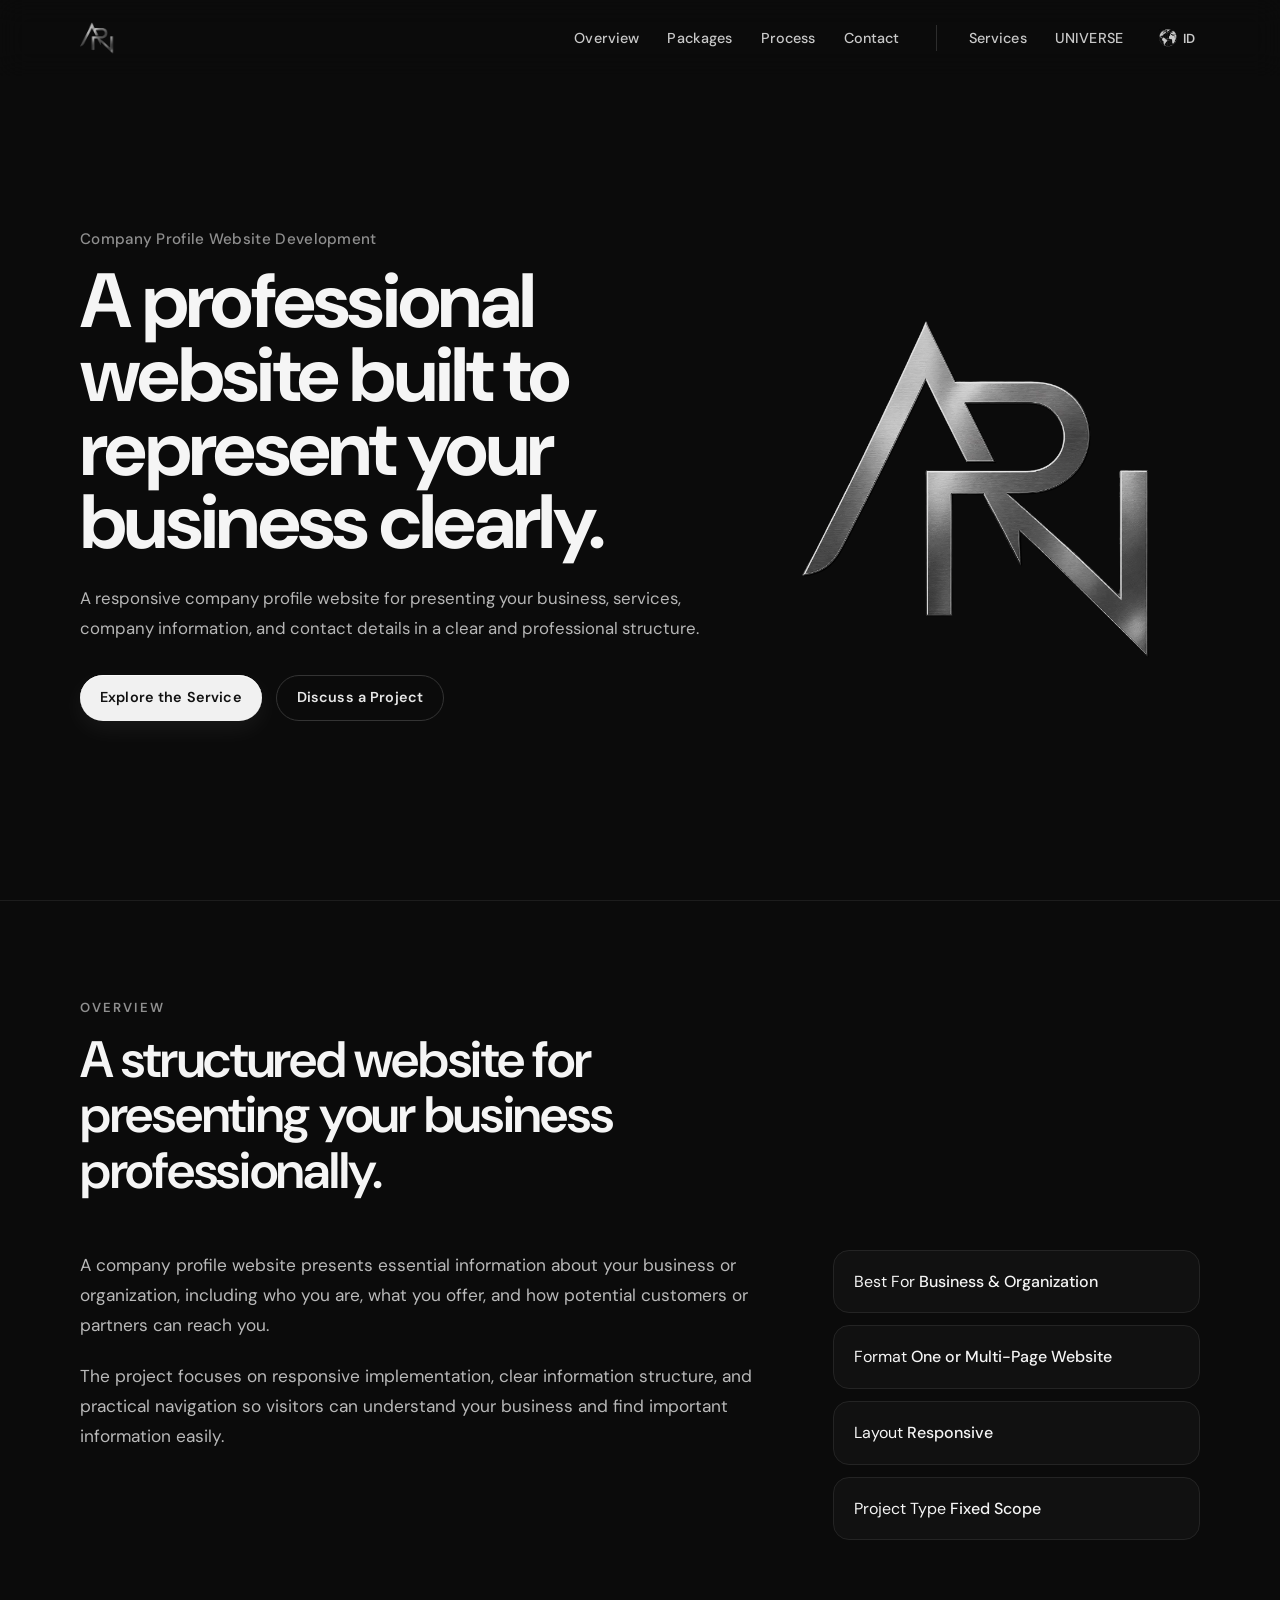
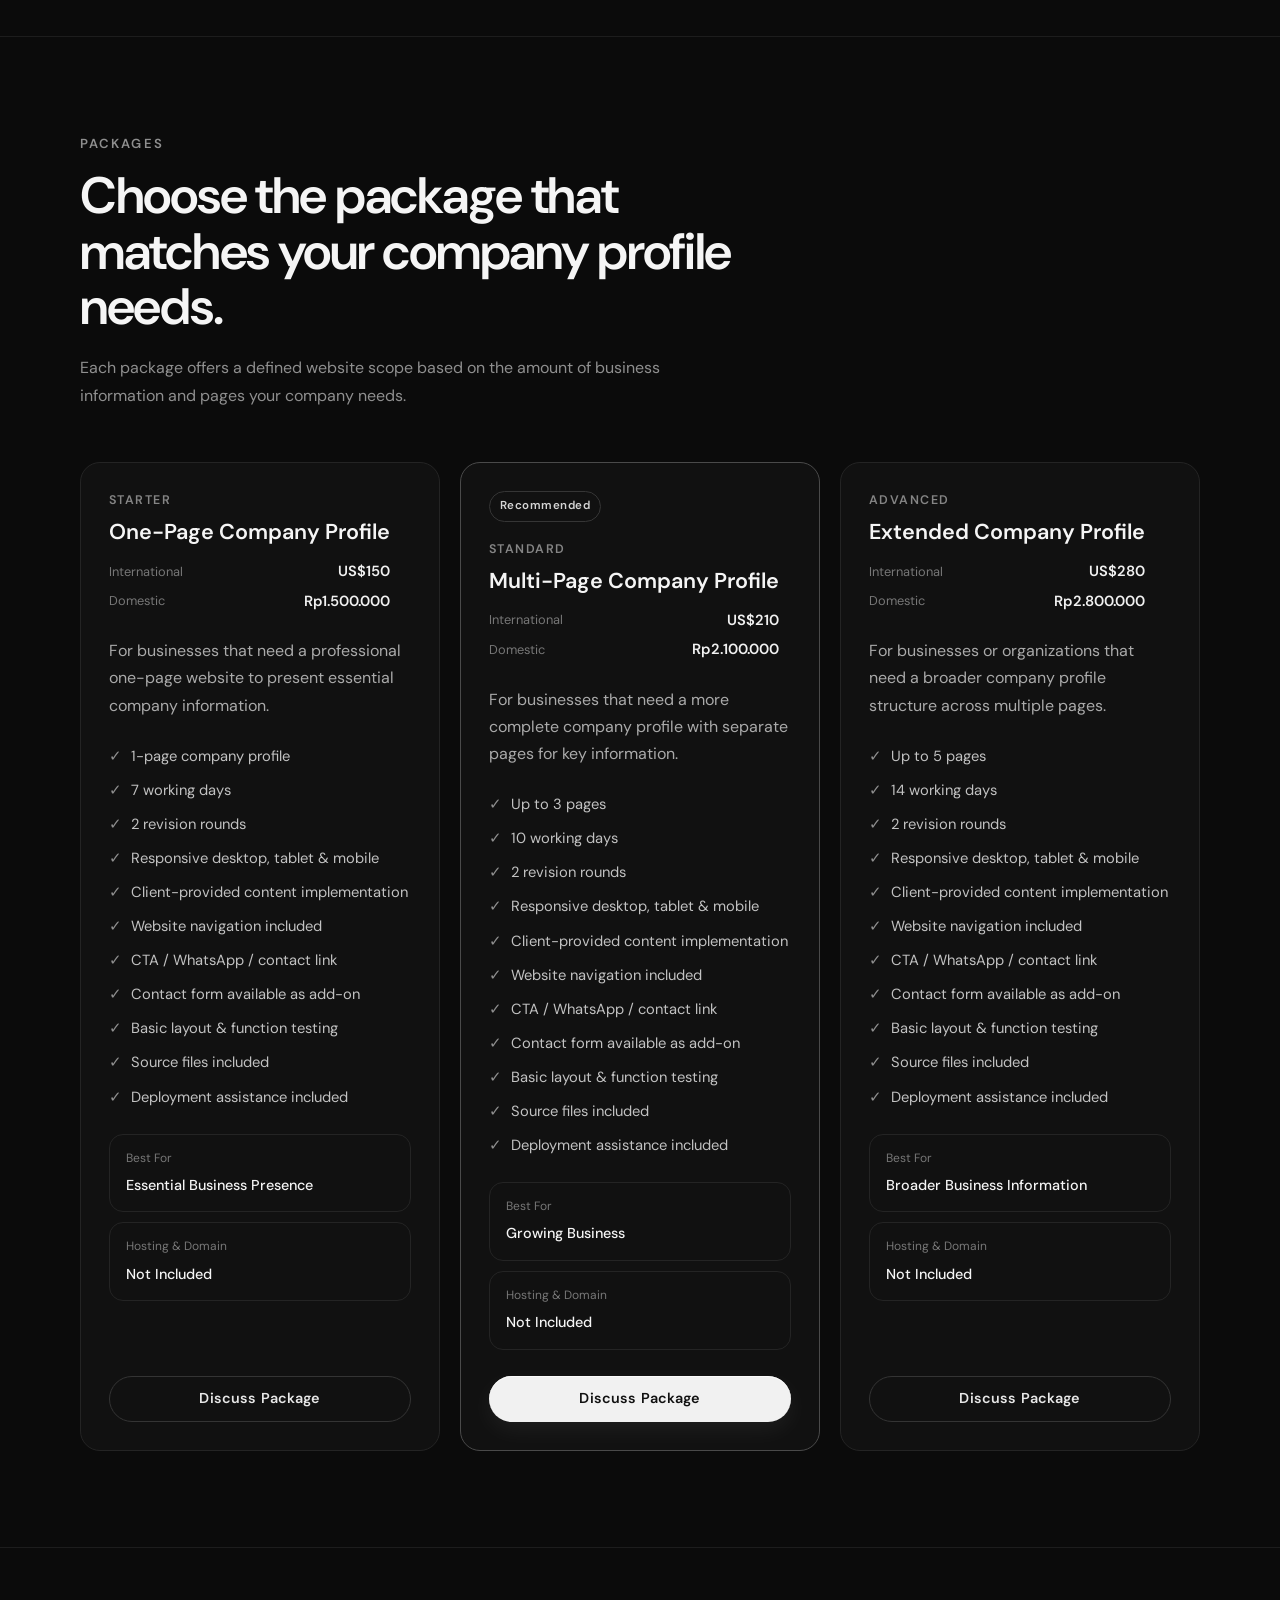
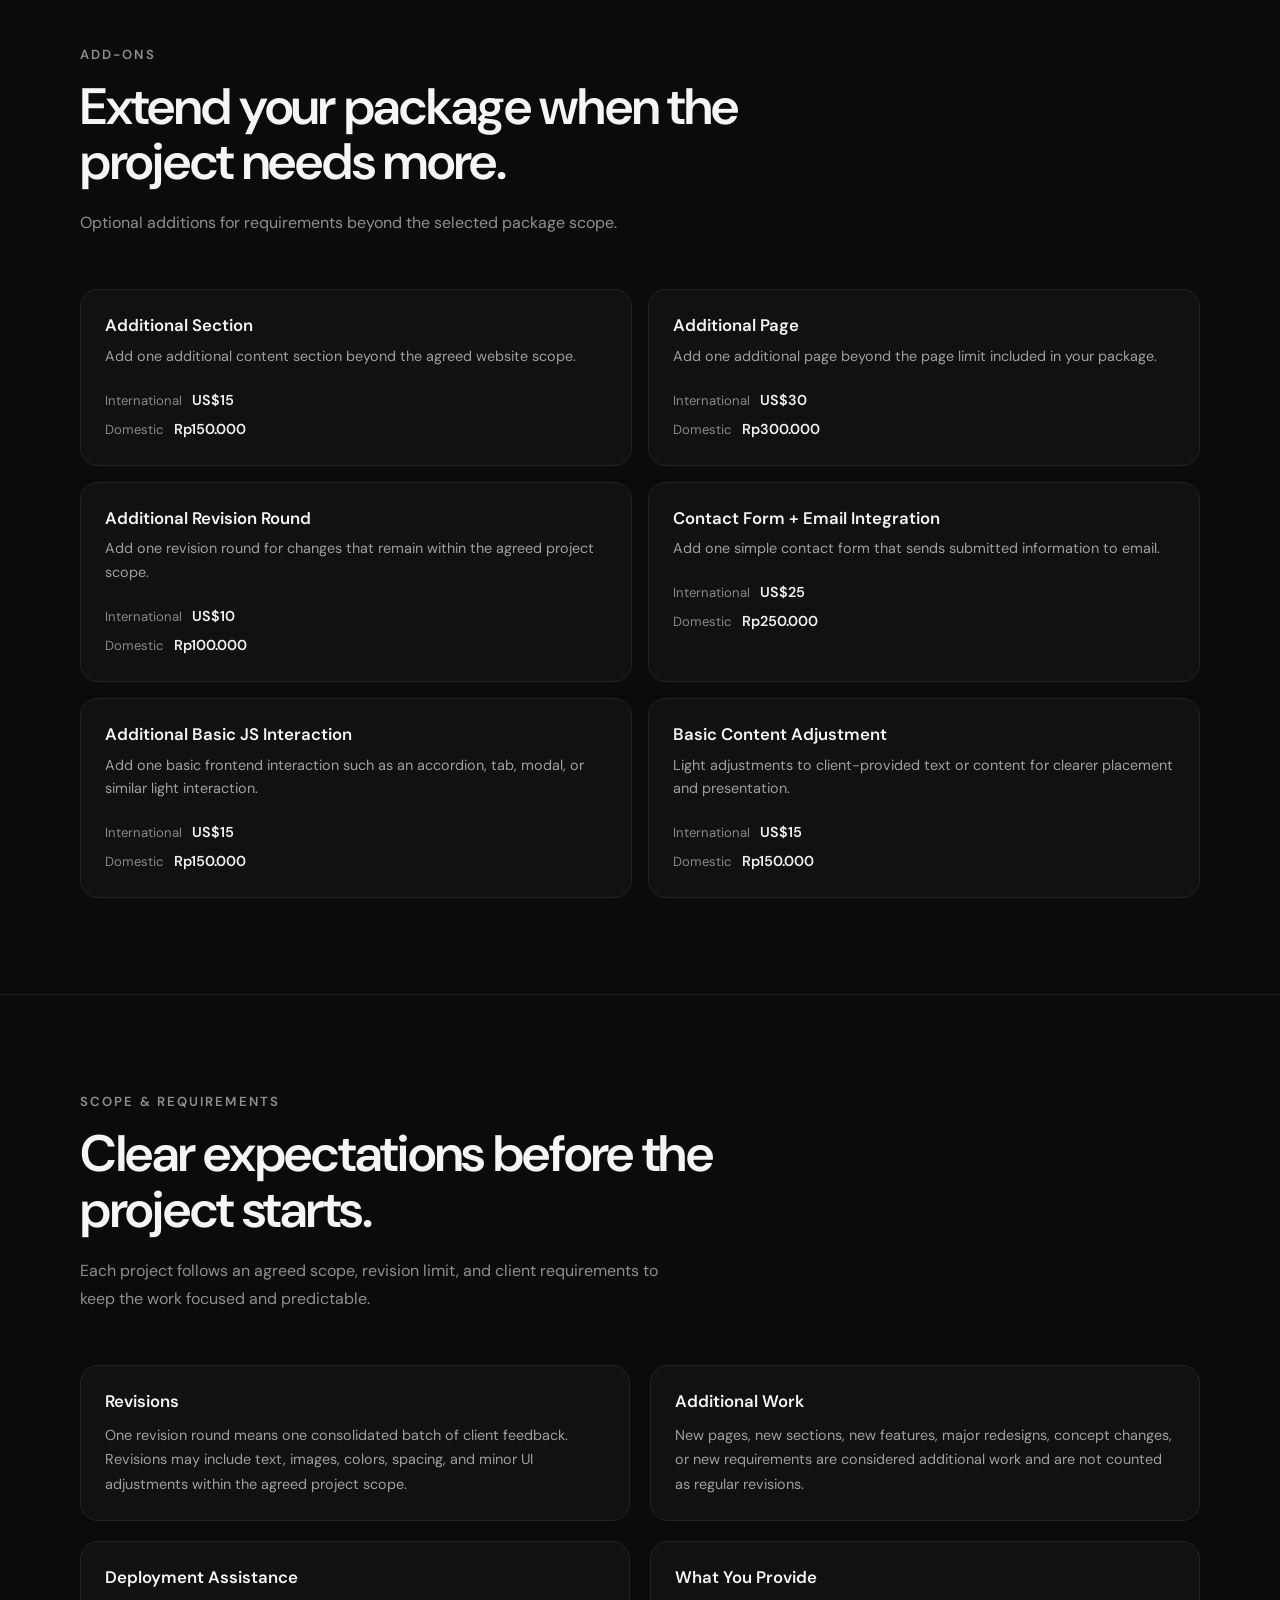
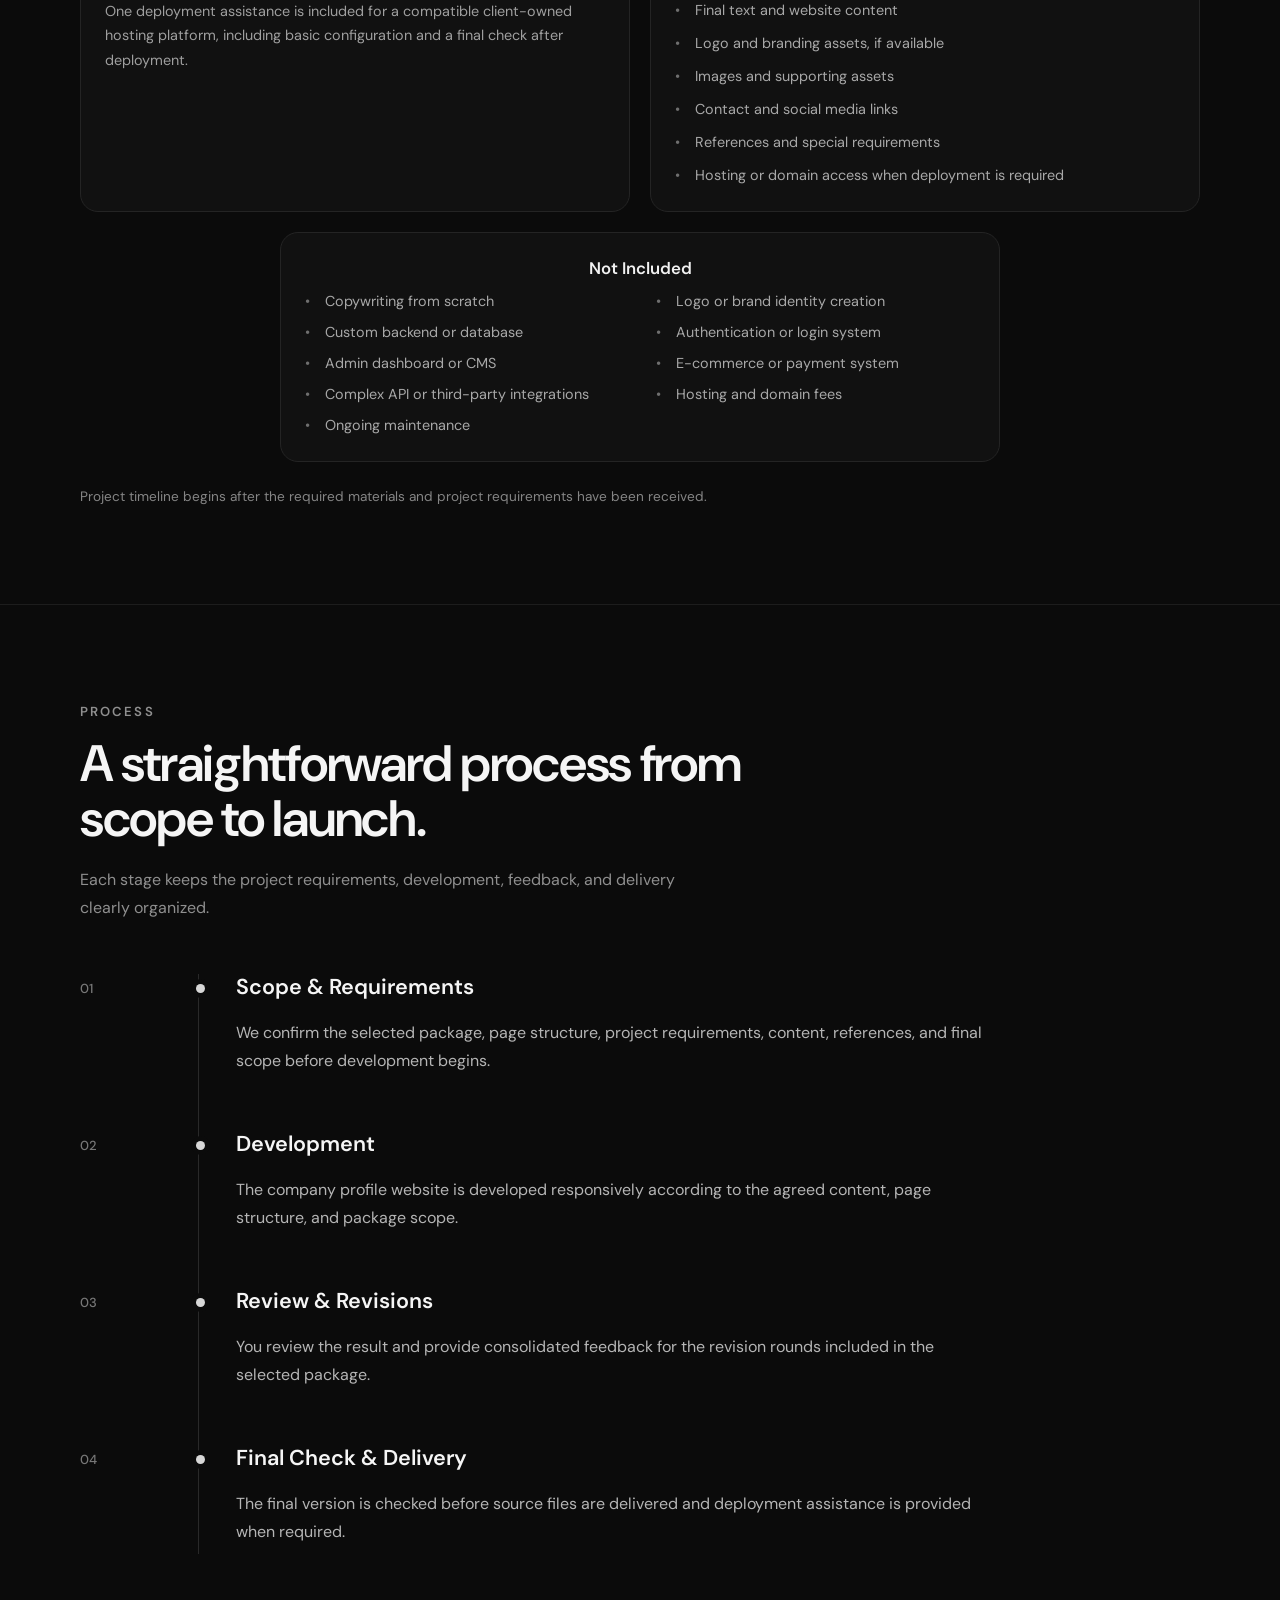
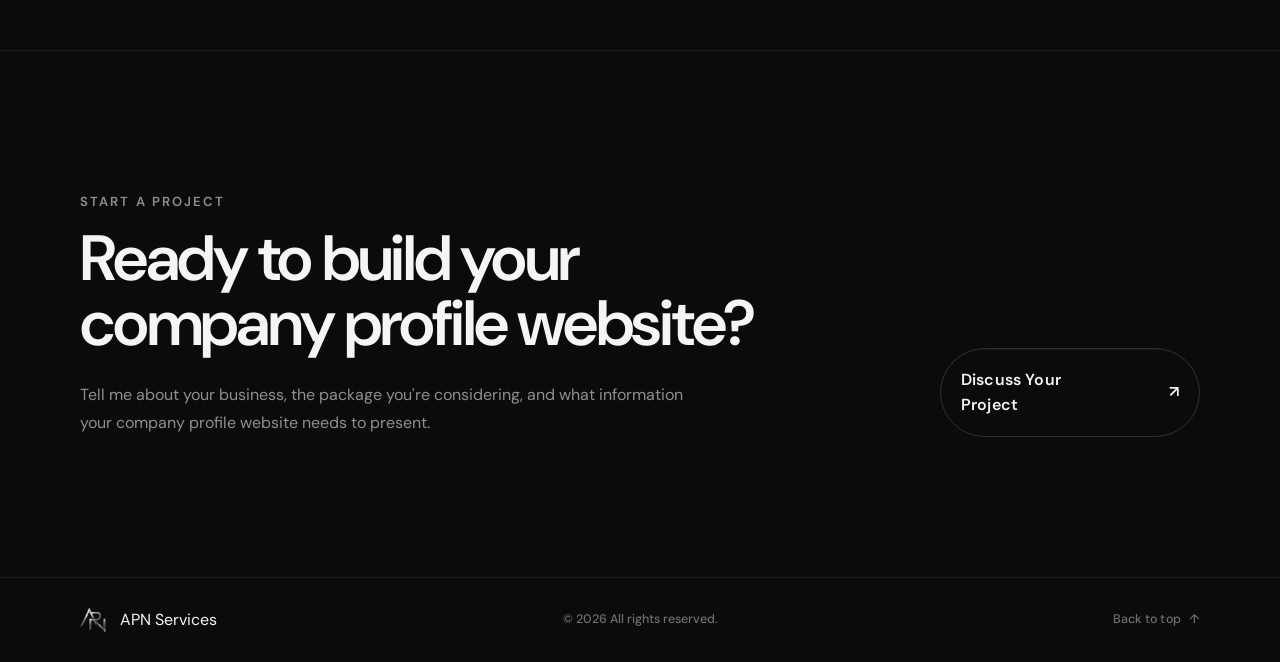
<file: companyprofile.html>
<!DOCTYPE html>
<html lang="en">
  <head>
    <meta charset="UTF-8" />
    <meta name="viewport" content="width=device-width, initial-scale=1.0" />

    <title>Company Profile Website Development | APN Services</title>

    <meta name="description" content="Company profile website development service by APN Services for businesses and organizations that need a professional and structured online presence." />

    <link rel="icon" type="image/png" href="assets/icons/favicon.png" />
    <link rel="apple-touch-icon" href="assets/icons/apple-touch-icon.png" />

    <meta name="theme-color" content="#0b0b0b" />

    <link rel="stylesheet" href="assets/css/style.css" />

    <link rel="preconnect" href="https://fonts.googleapis.com" />
    <link rel="preconnect" href="https://fonts.gstatic.com" crossorigin />

    <link href="https://fonts.googleapis.com/css2?family=DM+Sans:wght@400;500;600;700&display=swap" rel="stylesheet" />
  </head>

  <body>
    <!-- ===== Header / Navbar ===== -->
    <header id="header">
      <nav class="navbar container">
        <a href="#hero" class="brand" aria-label="Back to homepage">
          <img src="assets/icons/apn-logo.webp" alt="APN Logo" class="brand-logo" />
        </a>

        <ul class="nav-links">
          <li><a href="#overview" data-i18n="navOverview">Overview</a></li>
          <li><a href="#packages" data-i18n="navPackages">Packages</a></li>
          <li><a href="#process" data-i18n="navProcess">Process</a></li>
          <li><a href="#contact" data-i18n="navContact">Contact</a></li>

          <li class="nav-divider">
            <a href="https://apnservices.github.io/" data-i18n="navServices">Service</a>
          </li>

          <li>
            <a href="https://apnuniverse.github.io/">UNIVERSE</a>
          </li>
        </ul>

        <div class="nav-actions">
          <button class="language-toggle" type="button" aria-label="Switch language">
            <img src="assets/icons/globe.svg" alt="" class="language-icon" aria-hidden="true" />

            <span class="language-label">ID</span>
          </button>

          <button type="button" class="menu-toggle" aria-label="Open navigation menu" aria-expanded="false">☰</button>
        </div>
      </nav>
    </header>

    <main>
      <!-- ===== Hero Section ===== -->
      <section id="hero" class="hero">
        <div class="container hero-content">
          <div class="hero-text">
            <p class="hero-eyebrow" data-i18n="companyHeroEyebrow">Company Profile Website Development</p>

            <h1 data-i18n="companyHeroTitle">A professional website for your business.</h1>

            <p class="hero-description" data-i18n="companyHeroDescription">A responsive company profile website for presenting your business, services, company information, and contact details in a clear and professional structure.</p>

            <div class="hero-actions">
              <a href="#overview" class="btn btn-primary" data-i18n="companyHeroPrimary"> Explore the Service </a>

              <a href="#contact" class="btn btn-secondary" data-i18n="companyHeroSecondary"> Discuss a Project </a>
            </div>
          </div>

          <div class="hero-visual" aria-hidden="true">
            <img src="assets/icons/apn-logo.webp" alt="" class="hero-logo" />
          </div>
        </div>
      </section>

      <!-- ===== OVERVIEW ===== -->
      <section id="overview" class="about">
        <div class="container">
          <div class="section-heading">
            <p class="section-label" data-i18n="companyOverviewLabel">Overview</p>

            <h2 data-i18n="companyOverviewTitle">A structured website for presenting your business professionally.</h2>
          </div>

          <div class="about-grid">
            <div class="about-text">
              <p data-i18n="companyOverviewDescription1">
                A company profile website presents essential information about your business or organization, including who you are, what you offer, and how potential customers or partners can reach you.
              </p>

              <p data-i18n="companyOverviewDescription2">
                The project focuses on responsive implementation, clear information structure, and practical navigation so visitors can understand your business and find important information easily.
              </p>
            </div>

            <div class="about-meta">
              <div class="about-meta-item">
                <span data-i18n="companyOverviewMeta1Label">Best For</span>
                <strong data-i18n="companyOverviewMeta1Value"> Business & Organization </strong>
              </div>

              <div class="about-meta-item">
                <span data-i18n="companyOverviewMeta2Label">Format</span>
                <strong data-i18n="companyOverviewMeta2Value"> One or Multi-Page Website </strong>
              </div>

              <div class="about-meta-item">
                <span data-i18n="companyOverviewMeta3Label">Layout</span>
                <strong data-i18n="companyOverviewMeta3Value"> Responsive </strong>
              </div>

              <div class="about-meta-item">
                <span data-i18n="companyOverviewMeta4Label">Project Type</span>
                <strong data-i18n="companyOverviewMeta4Value"> Fixed Scope </strong>
              </div>
            </div>
          </div>
        </div>
      </section>

      <!-- ===== PACKAGES ===== -->
      <section id="packages" class="packages">
        <div class="container">
          <div class="section-heading">
            <p class="section-label" data-i18n="companyPackagesLabel">Packages</p>

            <h2 data-i18n="companyPackagesTitle">Choose the package that matches your company profile needs.</h2>

            <p class="section-description" data-i18n="companyPackagesDescription">Each package offers a defined website scope based on the amount of business information and pages your company needs.</p>
          </div>

          <div class="packages-grid">
            <!-- ===== Starter Package ===== -->
            <article class="package-card">
              <div class="package-header">
                <div>
                  <p class="package-tier" data-i18n="companyPackageStarter">Starter</p>

                  <h3 data-i18n="companyPackageStarterTitle">One-Page Company Profile</h3>

                  <div class="package-price">
                    <div class="package-price-item">
                      <span data-i18n="companyPackageInternational"> International </span>
                      <strong>US$150</strong>
                    </div>

                    <div class="package-price-item">
                      <span data-i18n="companyPackageDomestic"> Domestic </span>
                      <strong>Rp1.500.000</strong>
                    </div>
                  </div>
                </div>

                <button class="package-toggle" type="button" aria-label="Toggle Starter package details" aria-expanded="false">
                  <span aria-hidden="true">＋</span>
                </button>
              </div>

              <div class="package-body">
                <p class="package-description" data-i18n="companyPackageStarterDescription">For businesses that need a professional one-page website to present essential company information.</p>

                <ul class="package-features">
                  <li data-i18n="companyPackageStarterStructure">1-page company profile</li>

                  <li data-i18n="companyPackageStarterTimeline">7 working days</li>

                  <li data-i18n="companyPackageRevisions">2 revision rounds</li>

                  <li data-i18n="companyPackageResponsive">Responsive desktop, tablet & mobile</li>

                  <li data-i18n="companyPackageContentImplementation">Client-provided content implementation</li>

                  <li data-i18n="companyPackageNavigation">Website navigation included</li>

                  <li data-i18n="companyPackageContactLink">CTA / WhatsApp / contact link</li>

                  <li data-i18n="companyPackageContactForm">Contact form available as add-on</li>

                  <li data-i18n="companyPackageTesting">Basic layout & function testing</li>

                  <li data-i18n="companyPackageSourceFiles">Source files included</li>

                  <li data-i18n="companyPackageDeployment">Deployment assistance included</li>
                </ul>

                <div class="package-meta">
                  <div>
                    <span data-i18n="companyPackageBestForLabel"> Best For </span>

                    <strong data-i18n="companyPackageStarterBestFor"> Essential Business Presence </strong>
                  </div>

                  <div>
                    <span data-i18n="companyPackageHostingDomainLabel"> Hosting & Domain </span>

                    <strong data-i18n="companyPackageNotIncluded"> Not Included </strong>
                  </div>
                </div>

                <a href="#contact" class="btn btn-secondary" data-i18n="companyPackageDiscuss"> Discuss Package </a>
              </div>
            </article>

            <!-- ===== Standard Package ===== -->
            <article class="package-card package-card-featured">
              <div class="package-badge" data-i18n="companyPackageRecommended">Recommended</div>

              <div class="package-header">
                <div>
                  <p class="package-tier" data-i18n="companyPackageStandard">Standard</p>

                  <h3 data-i18n="companyPackageStandardTitle">Multi-Page Company Profile</h3>

                  <div class="package-price">
                    <div class="package-price-item">
                      <span data-i18n="companyPackageInternational"> International </span>
                      <strong>US$210</strong>
                    </div>

                    <div class="package-price-item">
                      <span data-i18n="companyPackageDomestic"> Domestic </span>
                      <strong>Rp2.100.000</strong>
                    </div>
                  </div>
                </div>

                <button class="package-toggle" type="button" aria-label="Toggle Standard package details" aria-expanded="false">
                  <span aria-hidden="true">＋</span>
                </button>
              </div>

              <div class="package-body">
                <p class="package-description" data-i18n="companyPackageStandardDescription">For businesses that need a more complete company profile with separate pages for key information.</p>

                <ul class="package-features">
                  <li data-i18n="companyPackageStandardStructure">Up to 3 pages</li>

                  <li data-i18n="companyPackageStandardTimeline">10 working days</li>

                  <li data-i18n="companyPackageRevisions">2 revision rounds</li>

                  <li data-i18n="companyPackageResponsive">Responsive desktop, tablet & mobile</li>

                  <li data-i18n="companyPackageContentImplementation">Client-provided content implementation</li>

                  <li data-i18n="companyPackageNavigation">Website navigation included</li>

                  <li data-i18n="companyPackageContactLink">CTA / WhatsApp / contact link</li>

                  <li data-i18n="companyPackageContactForm">Contact form available as add-on</li>

                  <li data-i18n="companyPackageTesting">Basic layout & function testing</li>

                  <li data-i18n="companyPackageSourceFiles">Source files included</li>

                  <li data-i18n="companyPackageDeployment">Deployment assistance included</li>
                </ul>

                <div class="package-meta">
                  <div>
                    <span data-i18n="companyPackageBestForLabel"> Best For </span>

                    <strong data-i18n="companyPackageStandardBestFor"> Growing Business </strong>
                  </div>

                  <div>
                    <span data-i18n="companyPackageHostingDomainLabel"> Hosting & Domain </span>

                    <strong data-i18n="companyPackageNotIncluded"> Not Included </strong>
                  </div>
                </div>

                <a href="#contact" class="btn btn-primary" data-i18n="companyPackageDiscuss"> Discuss Package </a>
              </div>
            </article>

            <!-- ===== Advanced Package ===== -->
            <article class="package-card">
              <div class="package-header">
                <div>
                  <p class="package-tier" data-i18n="companyPackageAdvanced">Advanced</p>

                  <h3 data-i18n="companyPackageAdvancedTitle">Extended Company Profile</h3>

                  <div class="package-price">
                    <div class="package-price-item">
                      <span data-i18n="companyPackageInternational"> International </span>
                      <strong>US$280</strong>
                    </div>

                    <div class="package-price-item">
                      <span data-i18n="companyPackageDomestic"> Domestic </span>
                      <strong>Rp2.800.000</strong>
                    </div>
                  </div>
                </div>

                <button class="package-toggle" type="button" aria-label="Toggle Advanced package details" aria-expanded="false">
                  <span aria-hidden="true">＋</span>
                </button>
              </div>

              <div class="package-body">
                <p class="package-description" data-i18n="companyPackageAdvancedDescription">For businesses or organizations that need a broader company profile structure across multiple pages.</p>

                <ul class="package-features">
                  <li data-i18n="companyPackageAdvancedStructure">Up to 5 pages</li>

                  <li data-i18n="companyPackageAdvancedTimeline">14 working days</li>

                  <li data-i18n="companyPackageRevisions">2 revision rounds</li>

                  <li data-i18n="companyPackageResponsive">Responsive desktop, tablet & mobile</li>

                  <li data-i18n="companyPackageContentImplementation">Client-provided content implementation</li>

                  <li data-i18n="companyPackageNavigation">Website navigation included</li>

                  <li data-i18n="companyPackageContactLink">CTA / WhatsApp / contact link</li>

                  <li data-i18n="companyPackageContactForm">Contact form available as add-on</li>

                  <li data-i18n="companyPackageTesting">Basic layout & function testing</li>

                  <li data-i18n="companyPackageSourceFiles">Source files included</li>

                  <li data-i18n="companyPackageDeployment">Deployment assistance included</li>
                </ul>

                <div class="package-meta">
                  <div>
                    <span data-i18n="companyPackageBestForLabel"> Best For </span>

                    <strong data-i18n="companyPackageAdvancedBestFor"> Broader Business Information </strong>
                  </div>

                  <div>
                    <span data-i18n="companyPackageHostingDomainLabel"> Hosting & Domain </span>

                    <strong data-i18n="companyPackageNotIncluded"> Not Included </strong>
                  </div>
                </div>

                <a href="#contact" class="btn btn-secondary" data-i18n="companyPackageDiscuss"> Discuss Package </a>
              </div>
            </article>
          </div>
        </div>
      </section>

      <!-- ===== ADD-ONS ===== -->
      <section id="addons" class="addons">
        <div class="container">
          <div class="section-heading">
            <p class="section-label" data-i18n="companyAddonsLabel">Add-ons</p>

            <h2 data-i18n="companyAddonsTitle">Extend your package when the project needs more.</h2>

            <p class="section-description" data-i18n="companyAddonsDescription">Optional additions for requirements beyond the selected package scope.</p>
          </div>

          <div class="addons-grid">
            <!-- ===== Additional Section ===== -->
            <article class="addon-card">
              <h3 data-i18n="companyAddonSectionTitle">Additional Section</h3>

              <p class="addon-description" data-i18n="companyAddonSectionDescription">Add one additional content section beyond the agreed website scope.</p>

              <div class="addon-price">
                <p>
                  <span data-i18n="companyPackageInternational"> International </span>
                  <strong>US$15</strong>
                </p>

                <p>
                  <span data-i18n="companyPackageDomestic"> Domestic </span>
                  <strong>Rp150.000</strong>
                </p>
              </div>
            </article>

            <!-- ===== Additional Page ===== -->
            <article class="addon-card">
              <h3 data-i18n="companyAddonPageTitle">Additional Page</h3>

              <p class="addon-description" data-i18n="companyAddonPageDescription">Add one additional page beyond the page limit included in your package.</p>

              <div class="addon-price">
                <p>
                  <span data-i18n="companyPackageInternational"> International </span>
                  <strong>US$30</strong>
                </p>

                <p>
                  <span data-i18n="companyPackageDomestic"> Domestic </span>
                  <strong>Rp300.000</strong>
                </p>
              </div>
            </article>

            <!-- ===== Additional Revision Round ===== -->
            <article class="addon-card">
              <h3 data-i18n="companyAddonRevisionTitle">Additional Revision Round</h3>

              <p class="addon-description" data-i18n="companyAddonRevisionDescription">Add one revision round for changes that remain within the agreed project scope.</p>

              <div class="addon-price">
                <p>
                  <span data-i18n="companyPackageInternational"> International </span>
                  <strong>US$10</strong>
                </p>

                <p>
                  <span data-i18n="companyPackageDomestic"> Domestic </span>
                  <strong>Rp100.000</strong>
                </p>
              </div>
            </article>

            <!-- ===== Contact Form + Email Integration ===== -->
            <article class="addon-card">
              <h3 data-i18n="companyAddonFormTitle">Contact Form + Email Integration</h3>

              <p class="addon-description" data-i18n="companyAddonFormDescription">Add one simple contact form that sends submitted information to email.</p>

              <div class="addon-price">
                <p>
                  <span data-i18n="companyPackageInternational"> International </span>
                  <strong>US$25</strong>
                </p>

                <p>
                  <span data-i18n="companyPackageDomestic"> Domestic </span>
                  <strong>Rp250.000</strong>
                </p>
              </div>
            </article>

            <!-- ===== Additional Basic JS Interaction ===== -->
            <article class="addon-card">
              <h3 data-i18n="companyAddonInteractionTitle">Additional Basic JS Interaction</h3>

              <p class="addon-description" data-i18n="companyAddonInteractionDescription">Add one basic frontend interaction such as an accordion, tab, modal, or similar light interaction.</p>

              <div class="addon-price">
                <p>
                  <span data-i18n="companyPackageInternational"> International </span>
                  <strong>US$15</strong>
                </p>

                <p>
                  <span data-i18n="companyPackageDomestic"> Domestic </span>
                  <strong>Rp150.000</strong>
                </p>
              </div>
            </article>

            <!-- ===== Basic Content Adjustment ===== -->
            <article class="addon-card">
              <h3 data-i18n="companyAddonContentTitle">Basic Content Adjustment</h3>

              <p class="addon-description" data-i18n="companyAddonContentDescription">Light adjustments to client-provided text or content for clearer placement and presentation.</p>

              <div class="addon-price">
                <p>
                  <span data-i18n="companyPackageInternational"> International </span>
                  <strong>US$15</strong>
                </p>

                <p>
                  <span data-i18n="companyPackageDomestic"> Domestic </span>
                  <strong>Rp150.000</strong>
                </p>
              </div>
            </article>
          </div>
        </div>
      </section>

      <!-- ===== SCOPE & REQUIREMENTS ===== -->
      <section id="scope" class="scope">
        <div class="container">
          <div class="section-heading">
            <p class="section-label" data-i18n="companyScopeLabel">Scope & Requirements</p>

            <h2 data-i18n="companyScopeTitle">Clear expectations before the project starts.</h2>

            <p class="section-description" data-i18n="companyScopeDescription">Each project follows an agreed scope, revision limit, and client requirements to keep the work focused and predictable.</p>
          </div>

          <div class="scope-grid">
            <!-- ===== Revisions ===== -->
            <article class="scope-item">
              <h3 data-i18n="companyScopeRevisionTitle">Revisions</h3>

              <p data-i18n="companyScopeRevisionDescription">
                One revision round means one consolidated batch of client feedback. Revisions may include text, images, colors, spacing, and minor UI adjustments within the agreed project scope.
              </p>
            </article>

            <!-- ===== Additional Work ===== -->
            <article class="scope-item">
              <h3 data-i18n="companyScopeAdditionalTitle">Additional Work</h3>

              <p data-i18n="companyScopeAdditionalDescription">New pages, new sections, new features, major redesigns, concept changes, or new requirements are considered additional work and are not counted as regular revisions.</p>
            </article>

            <!-- ===== Deployment ===== -->
            <article class="scope-item">
              <h3 data-i18n="companyScopeDeploymentTitle">Deployment Assistance</h3>

              <p data-i18n="companyScopeDeploymentDescription">One deployment assistance is included for a compatible client-owned hosting platform, including basic configuration and a final check after deployment.</p>
            </article>

            <!-- ===== Client Requirements ===== -->
            <article class="scope-item">
              <h3 data-i18n="companyScopeRequirementsTitle">What You Provide</h3>

              <ul class="scope-list">
                <li data-i18n="companyScopeRequirementContent">Final text and website content</li>

                <li data-i18n="companyScopeRequirementBranding">Logo and branding assets, if available</li>

                <li data-i18n="companyScopeRequirementImages">Images and supporting assets</li>

                <li data-i18n="companyScopeRequirementLinks">Contact and social media links</li>

                <li data-i18n="companyScopeRequirementReferences">References and special requirements</li>

                <li data-i18n="companyScopeRequirementHosting">Hosting or domain access when deployment is required</li>
              </ul>
            </article>

            <!-- ===== Not Included ===== -->
            <article class="scope-item scope-item-wide">
              <h3 data-i18n="companyScopeExcludedTitle">Not Included</h3>

              <ul class="scope-list">
                <li data-i18n="companyScopeExcludedCopywriting">Copywriting from scratch</li>

                <li data-i18n="companyScopeExcludedBranding">Logo or brand identity creation</li>

                <li data-i18n="companyScopeExcludedBackend">Custom backend or database</li>

                <li data-i18n="companyScopeExcludedAuth">Authentication or login system</li>

                <li data-i18n="companyScopeExcludedDashboard">Admin dashboard or CMS</li>

                <li data-i18n="companyScopeExcludedCommerce">E-commerce or payment system</li>

                <li data-i18n="companyScopeExcludedIntegration">Complex API or third-party integrations</li>

                <li data-i18n="companyScopeExcludedHosting">Hosting and domain fees</li>

                <li data-i18n="companyScopeExcludedMaintenance">Ongoing maintenance</li>
              </ul>
            </article>
          </div>

          <p class="scope-note" data-i18n="companyScopeTimelineNote">Project timeline begins after the required materials and project requirements have been received.</p>
        </div>
      </section>

      <!-- ===== PROCESS ===== -->
      <section id="process" class="experience">
        <div class="container">
          <div class="section-heading">
            <p class="section-label" data-i18n="companyProcessLabel">Process</p>

            <h2 data-i18n="companyProcessTitle">A straightforward process from scope to launch.</h2>

            <p class="section-description" data-i18n="companyProcessDescription">Each stage keeps the project requirements, development, feedback, and delivery clearly organized.</p>
          </div>

          <div class="experience-list">
            <!-- ===== Step 01 ===== -->
            <article class="experience-item">
              <div class="experience-date">
                <span>01</span>
              </div>

              <div class="experience-content">
                <div class="experience-header">
                  <div>
                    <h3 data-i18n="companyProcessScopeTitle">Scope & Requirements</h3>
                  </div>
                </div>

                <p class="experience-description" data-i18n="companyProcessScopeDescription">We confirm the selected package, page structure, project requirements, content, references, and final scope before development begins.</p>
              </div>
            </article>

            <!-- ===== Step 02 ===== -->
            <article class="experience-item">
              <div class="experience-date">
                <span>02</span>
              </div>

              <div class="experience-content">
                <div class="experience-header">
                  <div>
                    <h3 data-i18n="companyProcessDevelopmentTitle">Development</h3>
                  </div>
                </div>

                <p class="experience-description" data-i18n="companyProcessDevelopmentDescription">The company profile website is developed responsively according to the agreed content, page structure, and package scope.</p>
              </div>
            </article>

            <!-- ===== Step 03 ===== -->
            <article class="experience-item">
              <div class="experience-date">
                <span>03</span>
              </div>

              <div class="experience-content">
                <div class="experience-header">
                  <div>
                    <h3 data-i18n="companyProcessReviewTitle">Review & Revisions</h3>
                  </div>
                </div>

                <p class="experience-description" data-i18n="companyProcessReviewDescription">You review the result and provide consolidated feedback for the revision rounds included in the selected package.</p>
              </div>
            </article>

            <!-- ===== Step 04 ===== -->
            <article class="experience-item">
              <div class="experience-date">
                <span>04</span>
              </div>

              <div class="experience-content">
                <div class="experience-header">
                  <div>
                    <h3 data-i18n="companyProcessDeliveryTitle">Final Check & Delivery</h3>
                  </div>
                </div>

                <p class="experience-description" data-i18n="companyProcessDeliveryDescription">The final version is checked before source files are delivered and deployment assistance is provided when required.</p>
              </div>
            </article>
          </div>
        </div>
      </section>

      <!-- ===== CONTACT ===== -->
      <section id="contact" class="contact">
        <div class="container">
          <div class="contact-wrapper">
            <div class="contact-heading">
              <p class="section-label" data-i18n="companyContactLabel">Start a Project</p>

              <h2>
                <span data-i18n="companyContactTitleLine1"> Ready to build your </span>
                <br />
                <span data-i18n="companyContactTitleLine2"> company profile website? </span>
              </h2>

              <p class="contact-description" data-i18n="companyContactDescription">Tell me about your business, the package you're considering, and what information your company profile website needs to present.</p>
            </div>

            <div class="contact-actions">
              <a href="https://wa.me/628XXXXXXXXXX" class="contact-primary" id="whatsappProjectLink" data-service="companyProfile" target="_blank" rel="noopener noreferrer">
                <span data-i18n="companyContactButton"> Discuss Your Project </span>
                <span aria-hidden="true">↗</span>
              </a>
            </div>
          </div>
        </div>
      </section>
    </main>

    <!-- ===== FOOTER ===== -->
    <footer class="footer">
      <div class="container">
        <div class="footer-wrapper">
          <div class="footer-brand">
            <img src="assets/icons/apn-logo.webp" alt="APN Logo" class="footer-logo" />
            <span>APN Services</span>
          </div>

          <div class="footer-copy">
            <span>© 2026</span>
            <span data-i18n="footerRights">All rights reserved.</span>
          </div>

          <a href="#hero" class="back-to-top">
            <span data-i18n="footerBackToTop">Back to top</span>
            <span aria-hidden="true">↑</span>
          </a>
        </div>
      </div>
    </footer>

    <script src="data/translations.js"></script>
    <script src="assets/js/main.js"></script>
  </body>
</html>
</file>
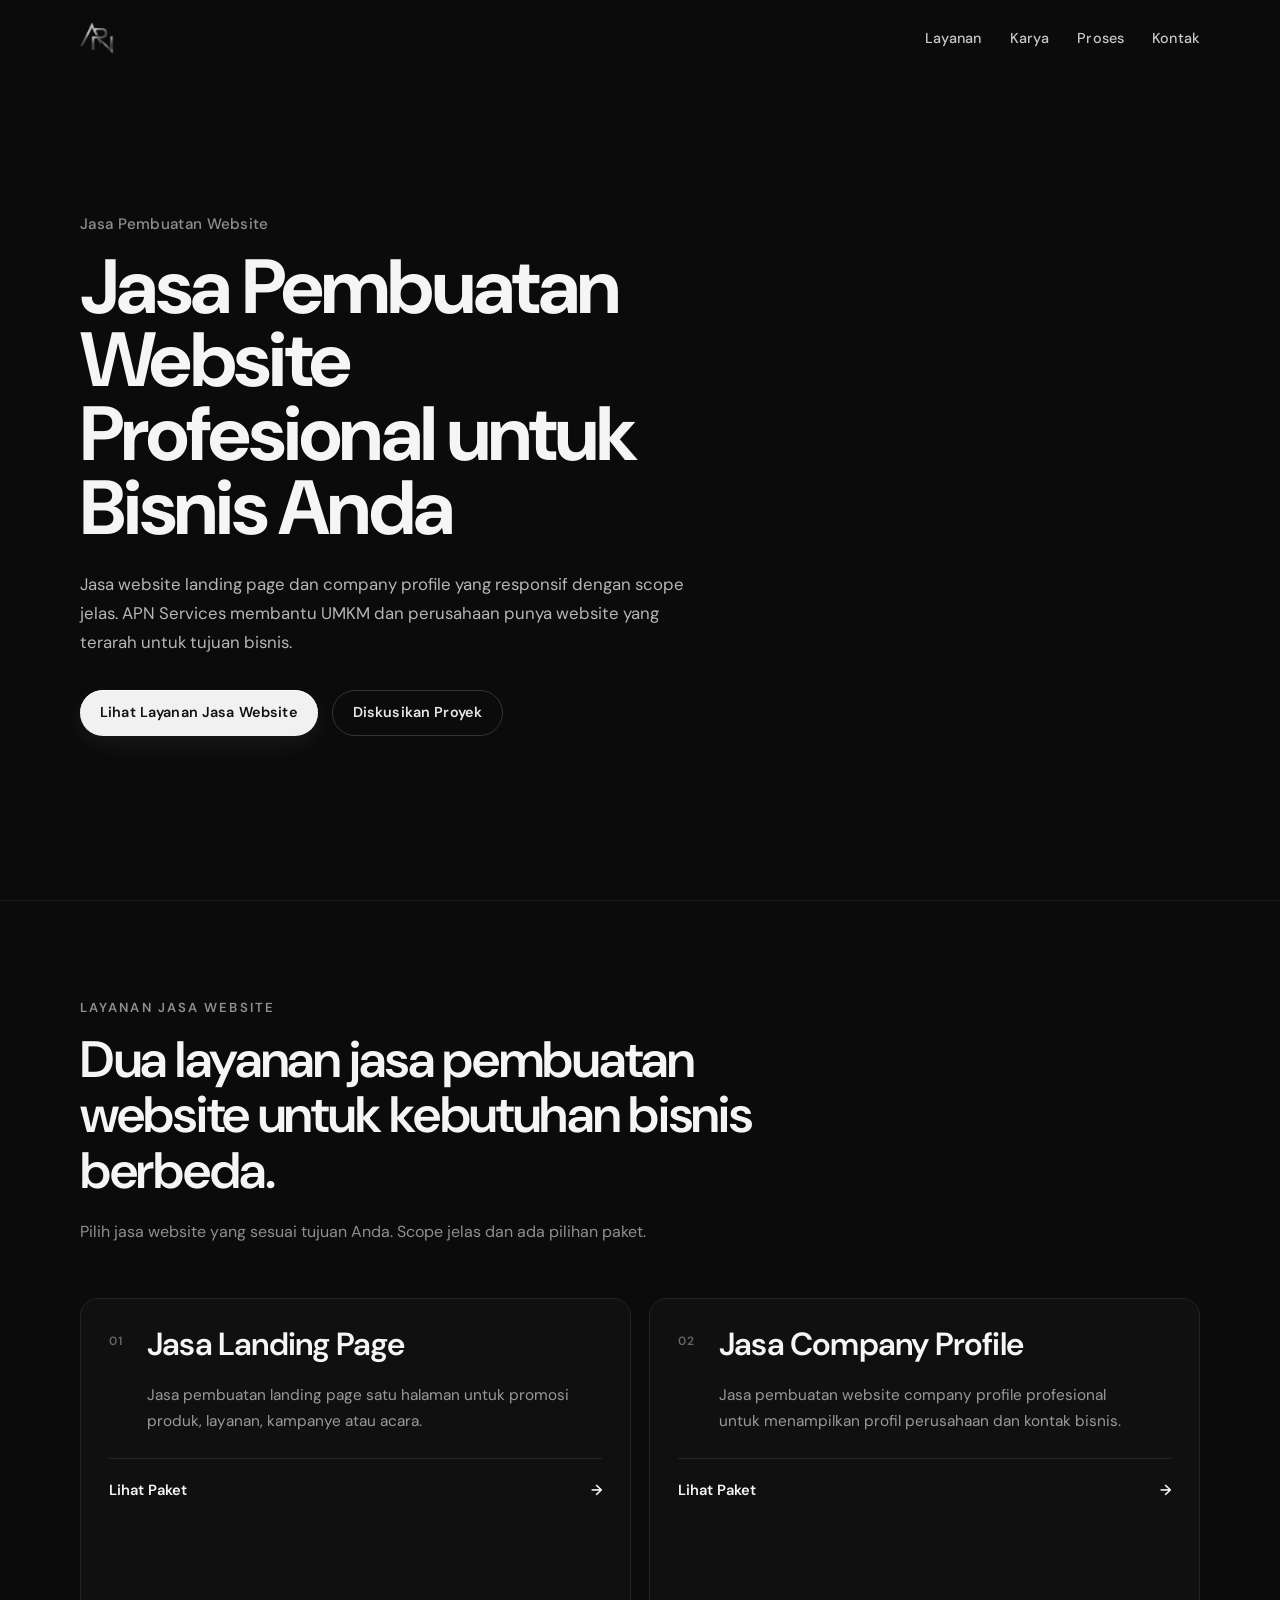
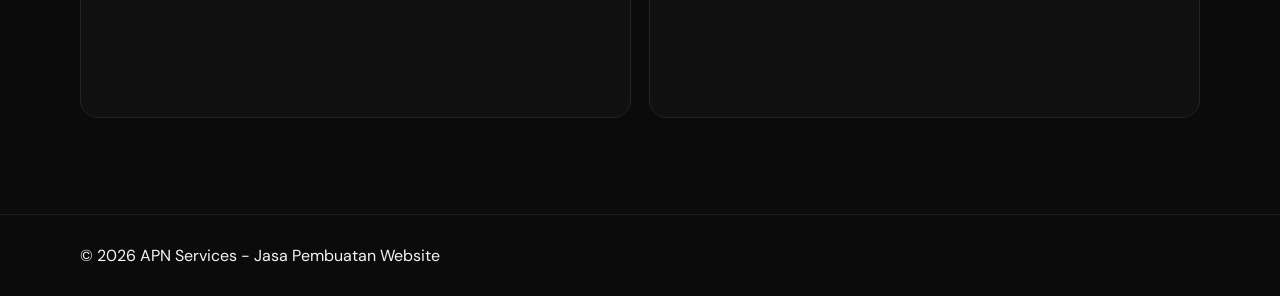
<file: jasa-website.html>
<!DOCTYPE html>
<html lang="id">

<head>
    <meta charset="UTF-8" />
    <meta name="viewport" content="width=device-width, initial-scale=1.0" />
    <title>Jasa Pembuatan Website | APN Services</title>
    <meta name="description"
        content="Jasa pembuatan website profesional untuk landing page, company profile dan custom website. Cepat, responsif dan SEO-ready. Jasa website untuk UMKM dan perusahaan." />
    <link rel="canonical" href="https://apnservices.github.io/jasa-website.html" />
    <meta name="robots" content="index, follow" />

    <meta property="og:type" content="website" />
    <meta property="og:url" content="https://apnservices.github.io/jasa-website.html" />
    <meta property="og:site_name" content="APN Services" />
    <meta property="og:locale" content="id_ID" />
    <meta property="og:title" content="Jasa Pembuatan Website | APN Services" />
    <meta property="og:description"
        content="Jasa website profesional untuk UMKM dan perusahaan. Landing page & company profile responsif." />
    <meta property="og:image" content="https://apnservices.github.io/assets/img/svc-preview.webp" />

    <link rel="icon" type="image/png" href="assets/icons/favicon.png" />
    <link rel="stylesheet" href="assets/css/style.css" />
    <link href="https://fonts.googleapis.com/css2?family=DM+Sans:wght@400;500;600;700&display=swap" rel="stylesheet" />

    <script type="application/ld+json">
  {
    "@context": "https://schema.org",
    "@type": "ProfessionalService",
    "name": "APN Services",
    "url": "https://apnservices.github.io/jasa-website.html",
    "description": "Jasa pembuatan website profesional untuk landing page dan company profile.",
    "serviceType": ["Jasa Pembuatan Website", "Jasa Website", "Jasa Landing Page", "Jasa Company Profile"],
    "areaServed": "ID"
  }
  </script>
</head>

<body>
    <header id="header">
        <nav class="navbar container">
            <a href="index.html" class="brand"><img src="assets/icons/apn-logo.webp" alt="APN Logo"
                    class="brand-logo" /></a>
            <ul class="nav-links">
                <li><a href="#services">Layanan</a></li>
                <li><a href="#work">Karya</a></li>
                <li><a href="#process">Proses</a></li>
                <li><a href="#contact">Kontak</a></li>
            </ul>
        </nav>
    </header>

    <main>
        <section id="hero" class="hero">
            <div class="container hero-content">
                <div class="hero-text">
                    <p class="hero-eyebrow">Jasa Pembuatan Website</p>
                    <h1>Jasa Pembuatan Website Profesional untuk Bisnis Anda</h1>
                    <p class="hero-description">Jasa website landing page dan company profile yang responsif dengan
                        scope jelas. APN Services membantu UMKM dan perusahaan punya website yang terarah untuk tujuan
                        bisnis.</p>
                    <div class="hero-actions">
                        <a href="#services" class="btn btn-primary">Lihat Layanan Jasa Website</a>
                        <a href="#contact" class="btn btn-secondary">Diskusikan Proyek</a>
                    </div>
                </div>
            </div>
        </section>

        <section id="services" class="services">
            <div class="container">
                <div class="section-heading">
                    <p class="section-label">Layanan Jasa Website</p>
                    <h2>Dua layanan jasa pembuatan website untuk kebutuhan bisnis berbeda.</h2>
                    <p class="section-description">Pilih jasa website yang sesuai tujuan Anda. Scope jelas dan ada
                        pilihan paket.</p>
                </div>
                <div class="services-grid">
                    <article class="service-card">
                        <div class="service-card-top">
                            <span class="service-number">01</span>
                            <div class="service-content">
                                <h3>Jasa Landing Page</h3>
                                <p>Jasa pembuatan landing page satu halaman untuk promosi produk, layanan, kampanye atau
                                    acara.</p>
                            </div>
                        </div>
                        <a href="landingpage.html" class="service-link"><span>Lihat Paket</span> →</a>
                    </article>
                    <article class="service-card">
                        <div class="service-card-top">
                            <span class="service-number">02</span>
                            <div class="service-content">
                                <h3>Jasa Company Profile</h3>
                                <p>Jasa pembuatan website company profile profesional untuk menampilkan profil
                                    perusahaan dan kontak bisnis.</p>
                            </div>
                        </div>
                        <a href="companyprofile.html" class="service-link"><span>Lihat Paket</span> →</a>
                    </article>
                </div>
            </div>
        </section>
    </main>

    <footer class="footer">
        <div class="container">
            <p>© 2026 APN Services - Jasa Pembuatan Website</p>
        </div>
    </footer>
</body>

</html>
</file>
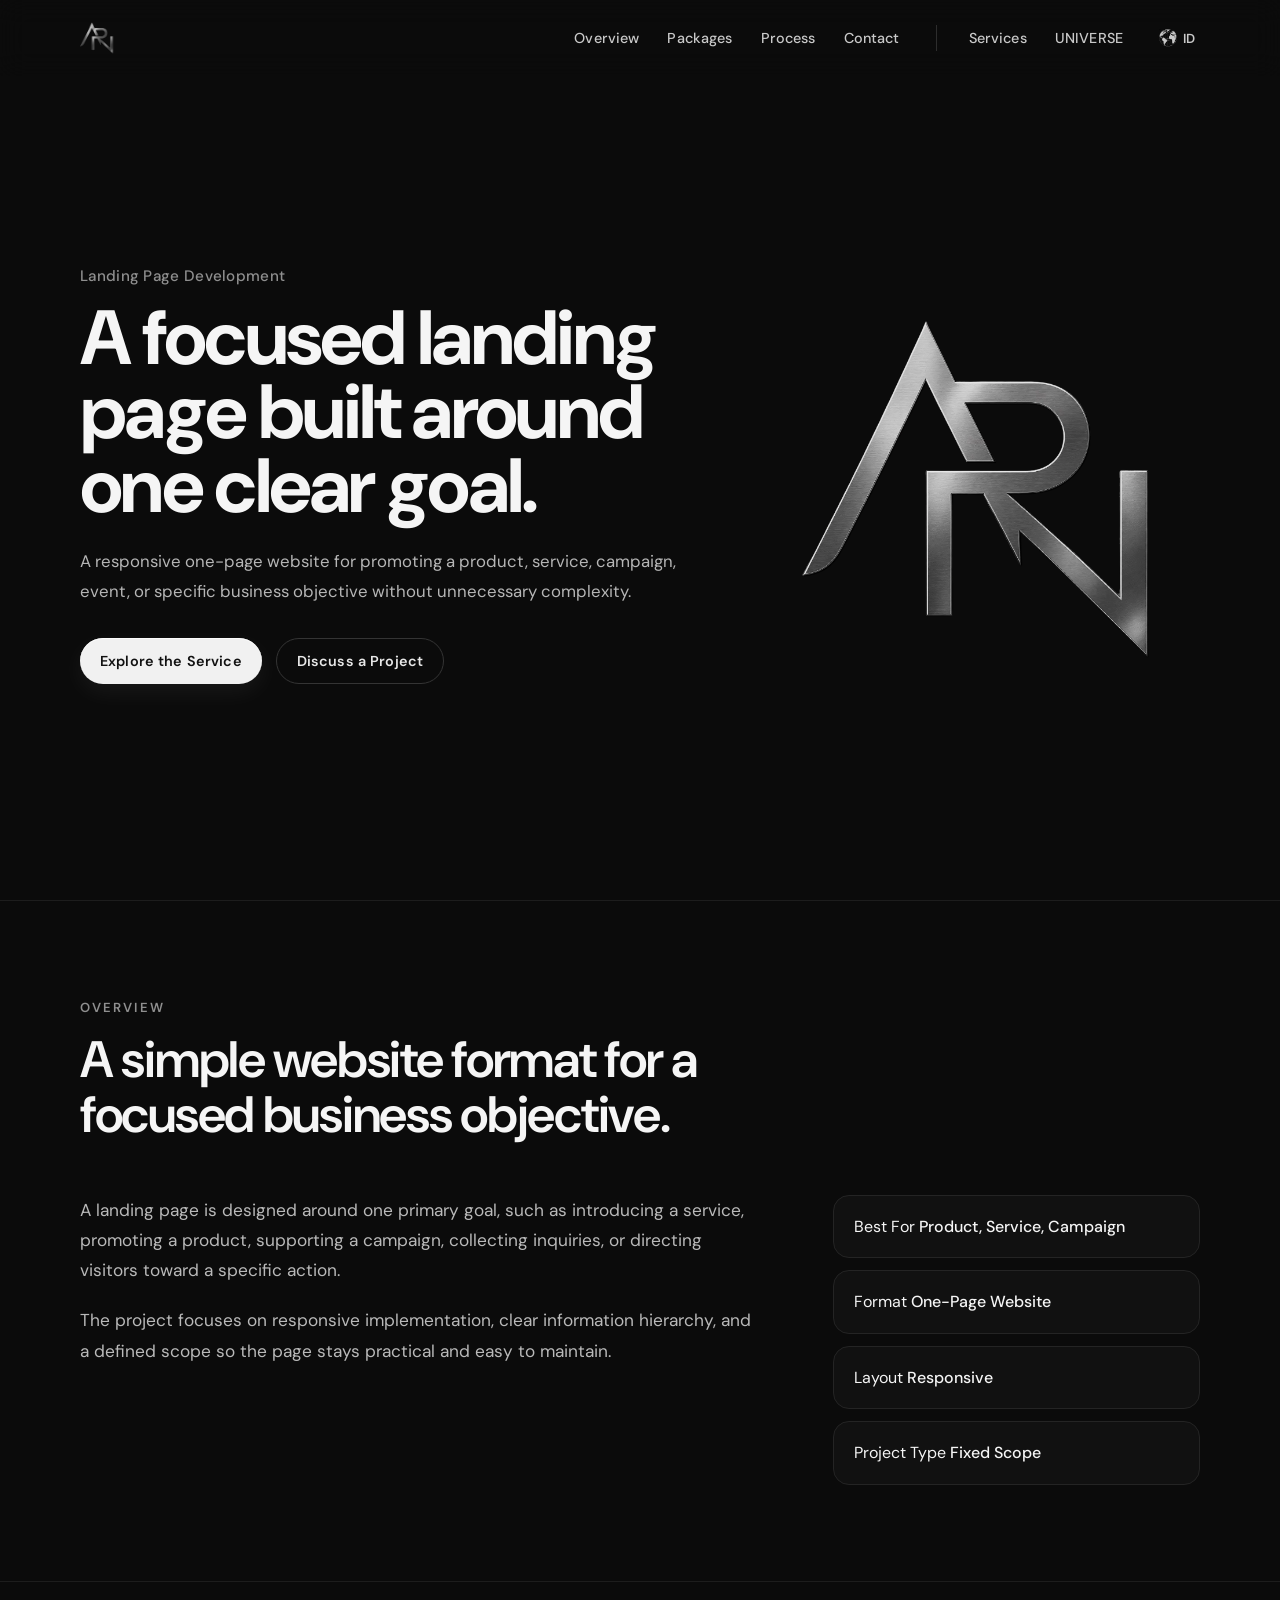
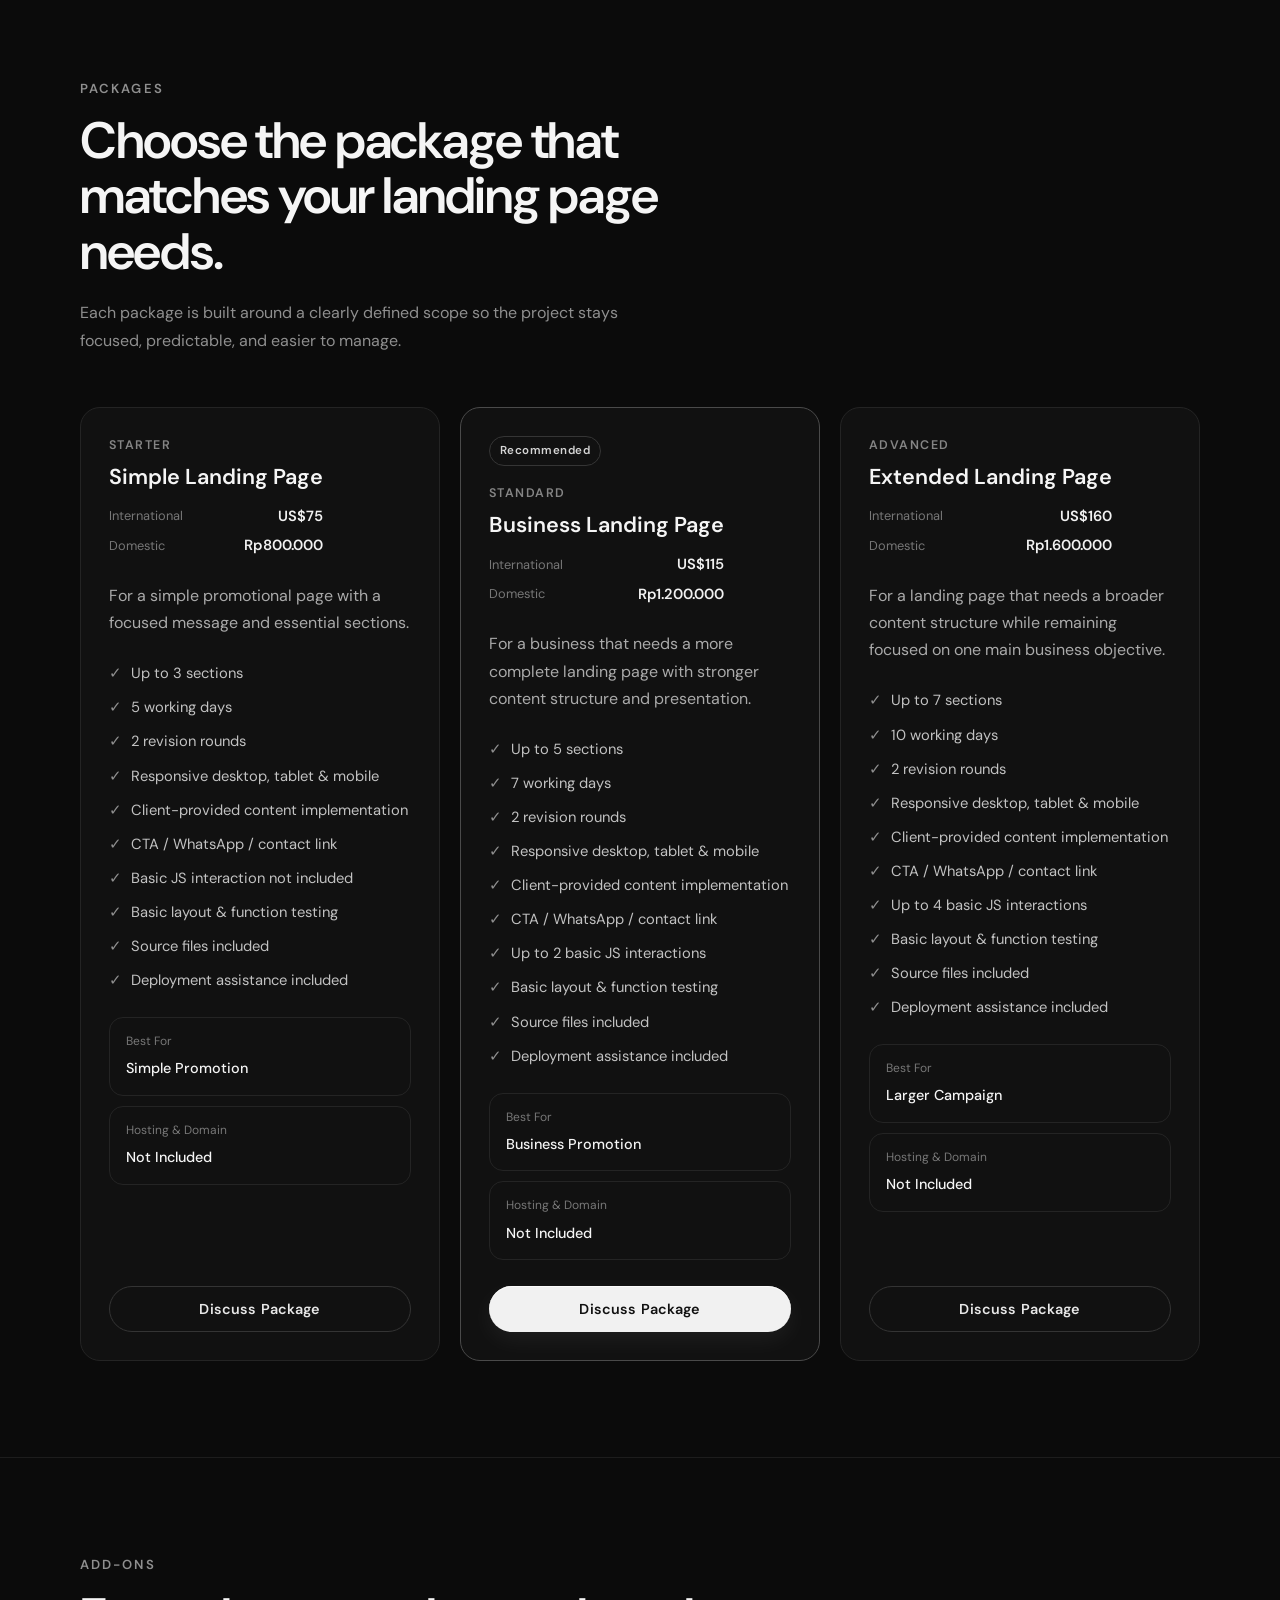
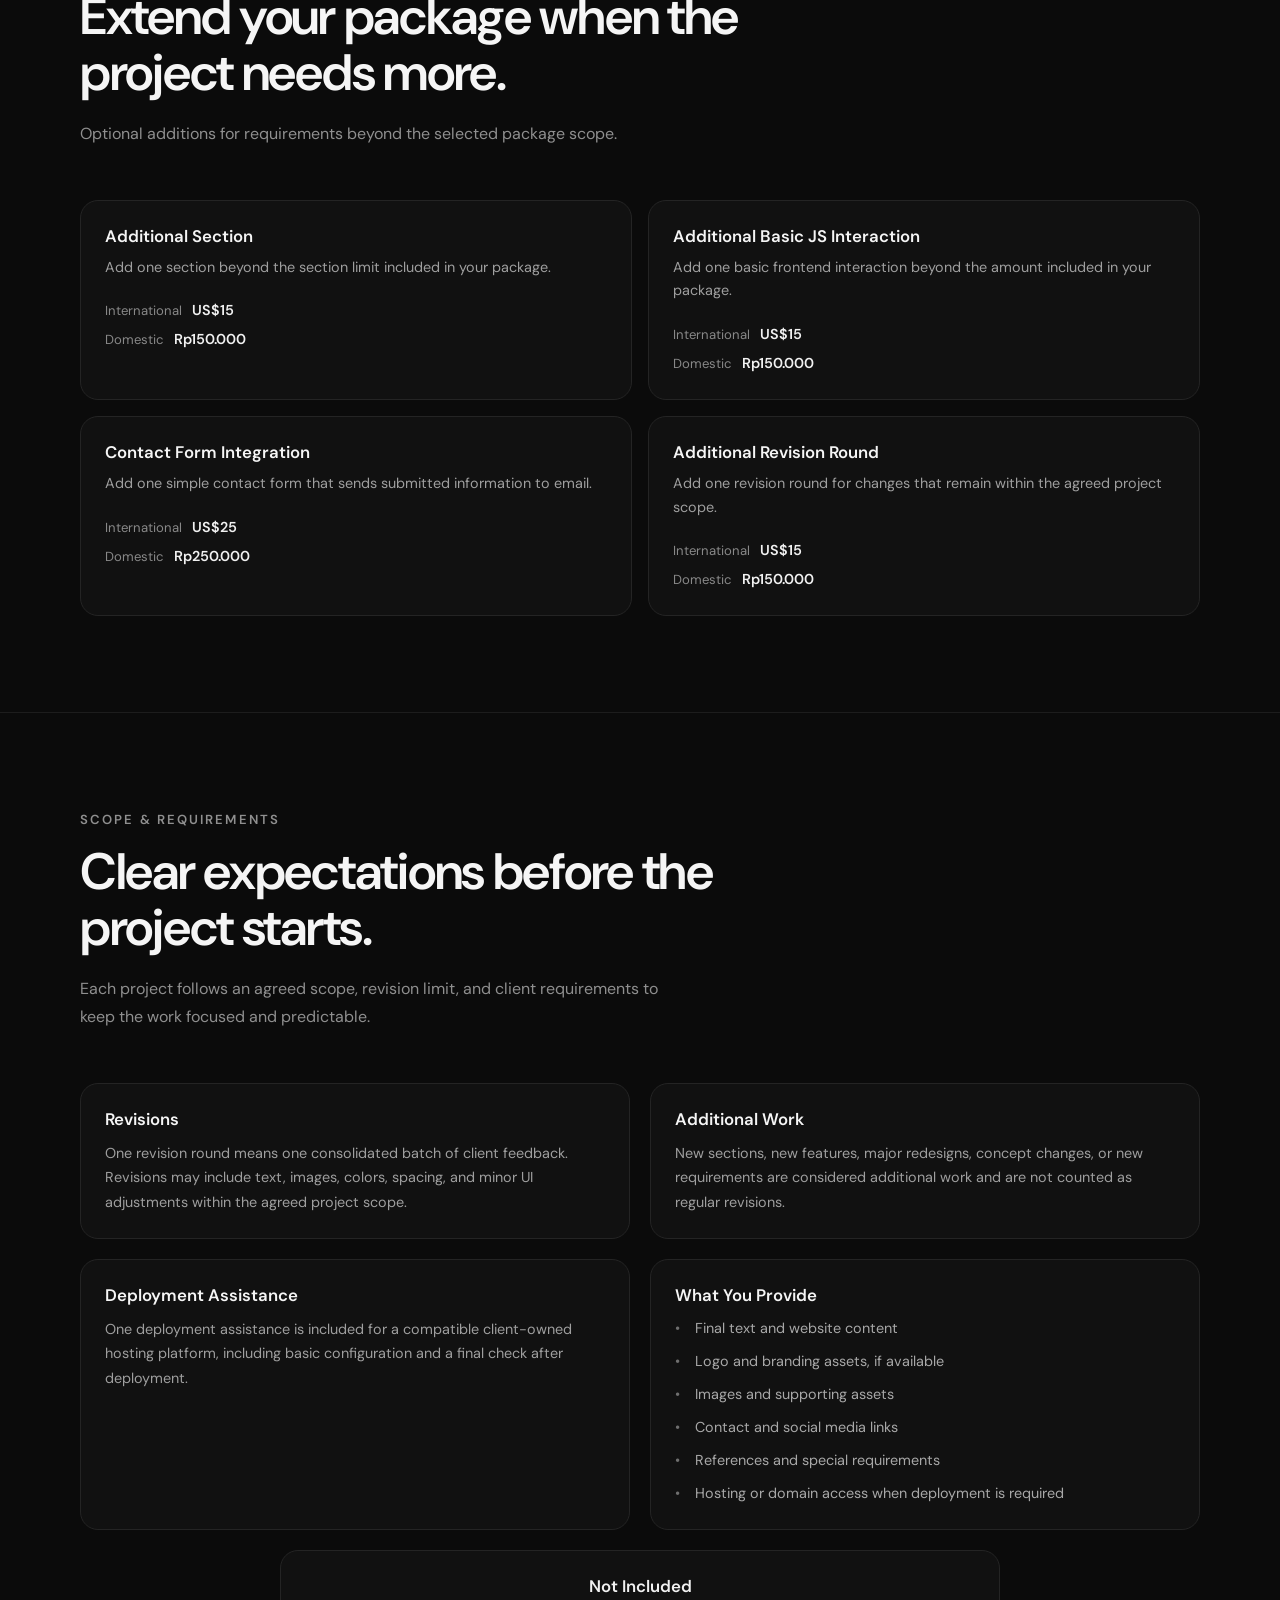
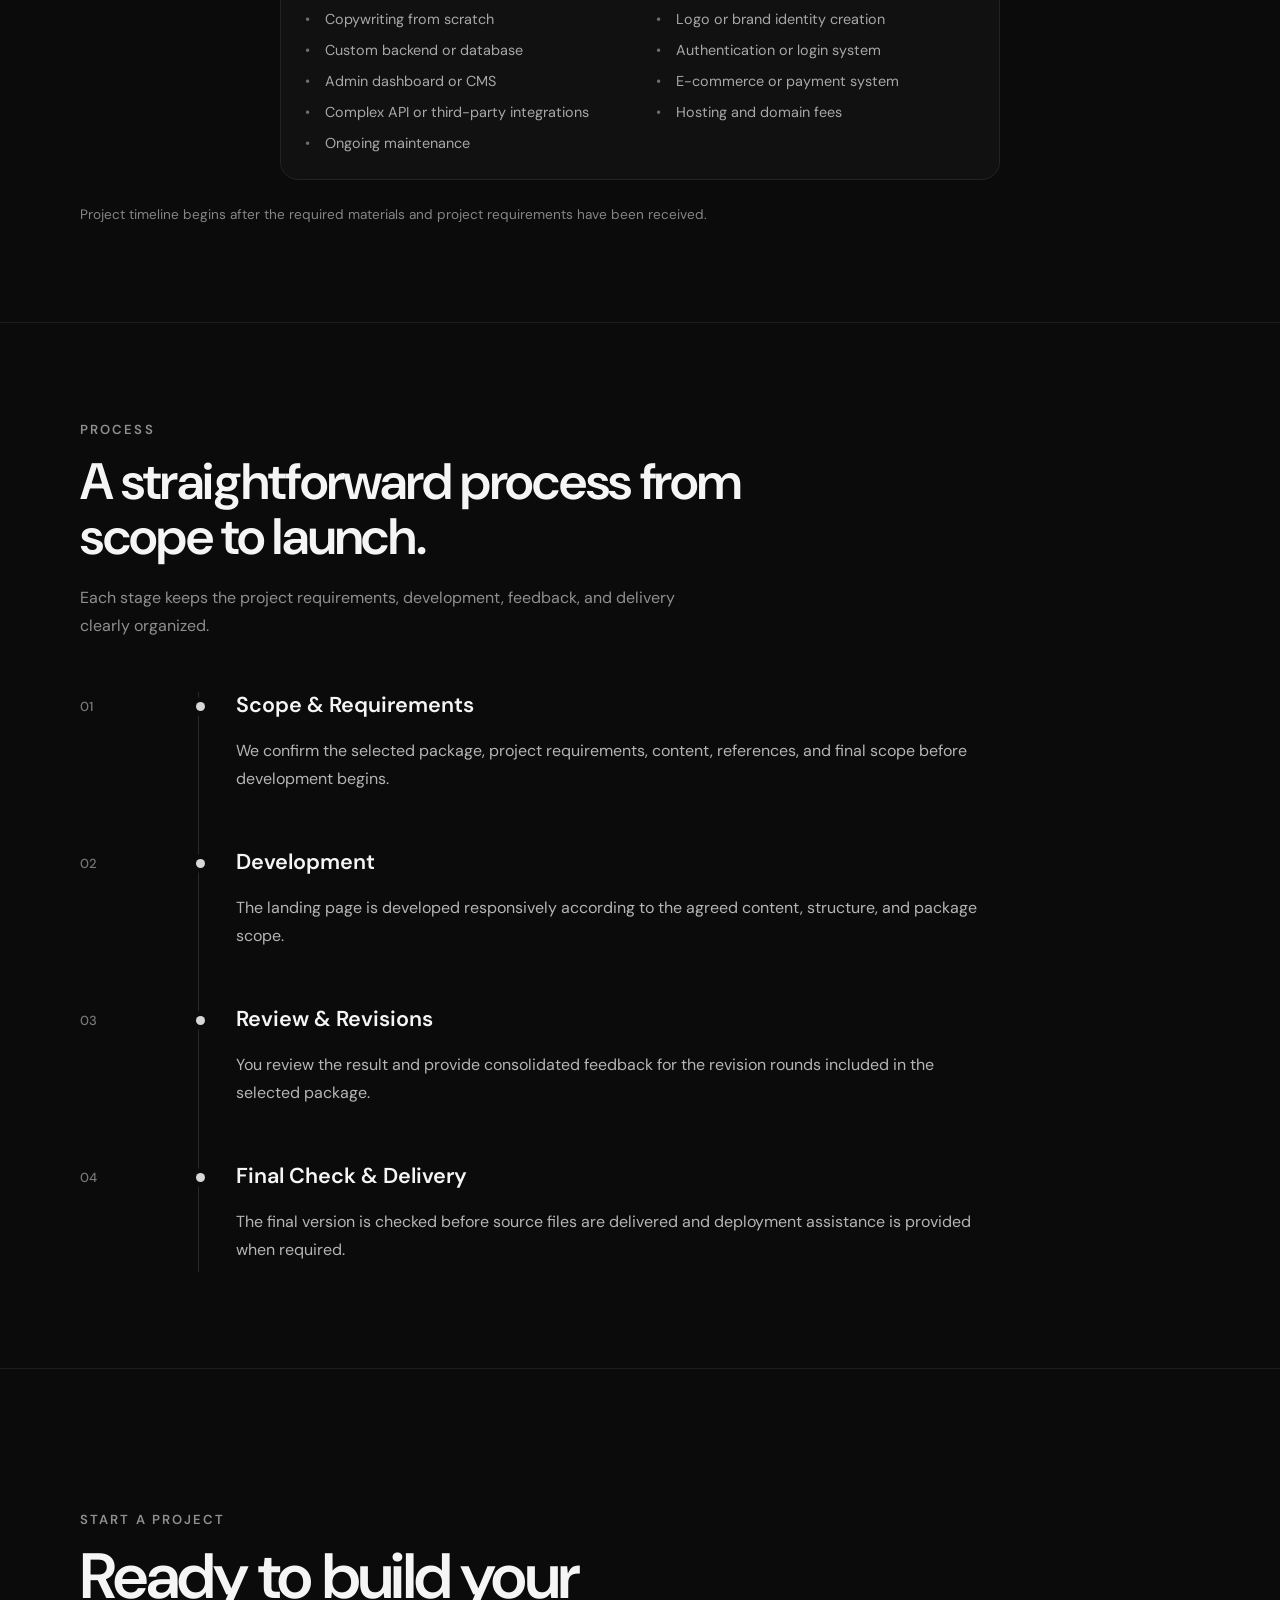
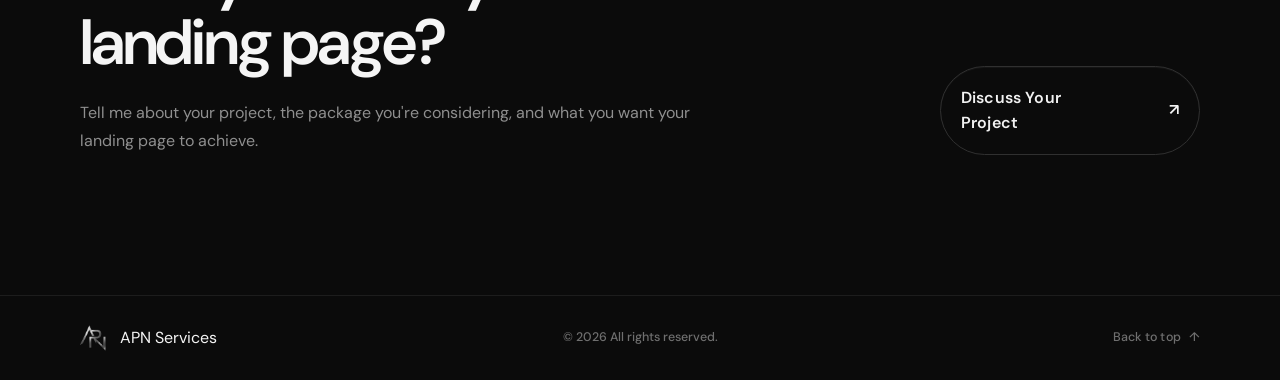
<file: landingpage.html>
<!DOCTYPE html>
<html lang="en">
  <head>
    <meta charset="UTF-8" />
    <meta name="viewport" content="width=device-width, initial-scale=1.0" />

    <title>Landing Page Development | APN Services</title>

    <meta name="description" content="Landing page development service by APN Services for focused business goals, campaigns, products, services, and promotions." />

    <link rel="icon" type="image/png" href="assets/icons/favicon.png" />
    <link rel="apple-touch-icon" href="assets/icons/apple-touch-icon.png" />

    <meta name="theme-color" content="#0b0b0b" />

    <link rel="stylesheet" href="assets/css/style.css" />

    <link rel="preconnect" href="https://fonts.googleapis.com" />
    <link rel="preconnect" href="https://fonts.gstatic.com" crossorigin />

    <link href="https://fonts.googleapis.com/css2?family=DM+Sans:wght@400;500;600;700&display=swap" rel="stylesheet" />
  </head>

  <body>
    <!-- ===== Header / Navbar ===== -->
    <header id="header">
      <nav class="navbar container">
        <a href="#hero" class="brand" aria-label="Back to homepage">
          <img src="assets/icons/apn-logo.webp" alt="APN Logo" class="brand-logo" />
        </a>

        <ul class="nav-links">
          <li><a href="#overview" data-i18n="navOverview">Overview</a></li>
          <li><a href="#packages" data-i18n="navPackages">Packages</a></li>
          <li><a href="#process" data-i18n="navProcess">Process</a></li>
          <li><a href="#contact" data-i18n="navContact">Contact</a></li>

          <li class="nav-divider">
            <a href="https://apnservices.github.io/" data-i18n="navServices">Service</a>
          </li>

          <li>
            <a href="https://apnuniverse.github.io/">UNIVERSE</a>
          </li>
        </ul>

        <div class="nav-actions">
          <button class="language-toggle" type="button" aria-label="Switch language">
            <img src="assets/icons/globe.svg" alt="" class="language-icon" aria-hidden="true" />

            <span class="language-label">ID</span>
          </button>

          <button type="button" class="menu-toggle" aria-label="Open navigation menu" aria-expanded="false">☰</button>
        </div>
      </nav>
    </header>

    <main>
      <!-- ===== Hero Section ===== -->
      <section id="hero" class="hero">
        <div class="container hero-content">
          <div class="hero-text">
            <p class="hero-eyebrow" data-i18n="landingHeroEyebrow">Landing Page Development</p>

            <h1 data-i18n="landingHeroTitle">A focused landing page built around one clear goal.</h1>

            <p class="hero-description" data-i18n="landingHeroDescription">A responsive one-page website for promoting a product, service, campaign, event, or specific business objective without unnecessary complexity.</p>

            <div class="hero-actions">
              <a href="#overview" class="btn btn-primary" data-i18n="landingHeroPrimary"> Explore the Service </a>

              <a href="#contact" class="btn btn-secondary" data-i18n="landingHeroSecondary"> Discuss a Project </a>
            </div>
          </div>

          <div class="hero-visual" aria-hidden="true">
            <img src="assets/icons/apn-logo.webp" alt="" class="hero-logo" />
          </div>
        </div>
      </section>

      <!-- ===== OVERVIEW ===== -->
      <section id="overview" class="about">
        <div class="container">
          <div class="section-heading">
            <p class="section-label" data-i18n="landingOverviewLabel">Overview</p>

            <h2 data-i18n="landingOverviewTitle">A simple website format for a focused business objective.</h2>
          </div>

          <div class="about-grid">
            <div class="about-text">
              <p data-i18n="landingOverviewDescription1">
                A landing page is designed around one primary goal, such as introducing a service, promoting a product, supporting a campaign, collecting inquiries, or directing visitors toward a specific action.
              </p>

              <p data-i18n="landingOverviewDescription2">The project focuses on responsive implementation, clear information hierarchy, and a defined scope so the page stays practical and easy to maintain.</p>
            </div>

            <div class="about-meta">
              <div class="about-meta-item">
                <span data-i18n="landingOverviewMeta1Label">Best For</span>
                <strong data-i18n="landingOverviewMeta1Value"> Product, Service, Campaign </strong>
              </div>

              <div class="about-meta-item">
                <span data-i18n="landingOverviewMeta2Label">Format</span>
                <strong data-i18n="landingOverviewMeta2Value"> One-Page Website </strong>
              </div>

              <div class="about-meta-item">
                <span data-i18n="landingOverviewMeta3Label">Layout</span>
                <strong data-i18n="landingOverviewMeta3Value"> Responsive </strong>
              </div>

              <div class="about-meta-item">
                <span data-i18n="landingOverviewMeta4Label">Project Type</span>
                <strong data-i18n="landingOverviewMeta4Value"> Fixed Scope </strong>
              </div>
            </div>
          </div>
        </div>
      </section>

      <!-- ===== PACKAGES ===== -->
      <section id="packages" class="packages">
        <div class="container">
          <div class="section-heading">
            <p class="section-label" data-i18n="landingPackagesLabel">Packages</p>

            <h2 data-i18n="landingPackagesTitle">Choose the package that matches your landing page needs.</h2>

            <p class="section-description" data-i18n="landingPackagesDescription">Each package is built around a clearly defined scope so the project stays focused, predictable, and easier to manage.</p>
          </div>

          <div class="packages-grid">
            <!-- ===== Starter Package ===== -->
            <article class="package-card">
              <div class="package-header">
                <div>
                  <p class="package-tier" data-i18n="landingPackageStarter">Starter</p>

                  <h3 data-i18n="landingPackageStarterTitle">Simple Landing Page</h3>

                  <div class="package-price">
                    <div class="package-price-item">
                      <span data-i18n="landingPackageInternational"> International </span>
                      <strong>US$75</strong>
                    </div>

                    <div class="package-price-item">
                      <span data-i18n="landingPackageDomestic"> Domestic </span>
                      <strong>Rp800.000</strong>
                    </div>
                  </div>
                </div>

                <button class="package-toggle" type="button" aria-label="Toggle Starter package details" aria-expanded="false">
                  <span aria-hidden="true">＋</span>
                </button>
              </div>

              <div class="package-body">
                <p class="package-description" data-i18n="landingPackageStarterDescription">For a simple promotional page with a focused message and essential sections.</p>

                <ul class="package-features">
                  <li data-i18n="landingPackageStarterSections">Up to 3 sections</li>

                  <li data-i18n="landingPackageStarterTimeline">5 working days</li>

                  <li data-i18n="landingPackageRevisions">2 revision rounds</li>

                  <li data-i18n="landingPackageResponsive">Responsive desktop, tablet & mobile</li>

                  <li data-i18n="landingPackageContentImplementation">Client-provided content implementation</li>

                  <li data-i18n="landingPackageContactLink">CTA / WhatsApp / contact link</li>

                  <li data-i18n="landingPackageNoJs">Basic JS interaction not included</li>

                  <li data-i18n="landingPackageTesting">Basic layout & function testing</li>

                  <li data-i18n="landingPackageSourceFiles">Source files included</li>

                  <li data-i18n="landingPackageDeployment">Deployment assistance included</li>
                </ul>

                <div class="package-meta">
                  <div>
                    <span data-i18n="landingPackageBestForLabel"> Best For </span>

                    <strong data-i18n="landingPackageStarterBestFor"> Simple Promotion </strong>
                  </div>

                  <div>
                    <span data-i18n="landingPackageHostingDomainLabel"> Hosting & Domain </span>

                    <strong data-i18n="landingPackageNotIncluded"> Not Included </strong>
                  </div>
                </div>

                <a href="#contact" class="btn btn-secondary" data-i18n="landingPackageDiscuss"> Discuss Package </a>
              </div>
            </article>

            <!-- ===== Standard Package ===== -->
            <article class="package-card package-card-featured">
              <div class="package-badge" data-i18n="landingPackageRecommended">Recommended</div>

              <div class="package-header">
                <div>
                  <p class="package-tier" data-i18n="landingPackageStandard">Standard</p>

                  <h3 data-i18n="landingPackageStandardTitle">Business Landing Page</h3>

                  <div class="package-price">
                    <div class="package-price-item">
                      <span data-i18n="landingPackageInternational"> International </span>
                      <strong>US$115</strong>
                    </div>

                    <div class="package-price-item">
                      <span data-i18n="landingPackageDomestic"> Domestic </span>
                      <strong>Rp1.200.000</strong>
                    </div>
                  </div>
                </div>

                <button class="package-toggle" type="button" aria-label="Toggle Standard package details" aria-expanded="false">
                  <span aria-hidden="true">＋</span>
                </button>
              </div>

              <div class="package-body">
                <p class="package-description" data-i18n="landingPackageStandardDescription">For a business that needs a more complete landing page with stronger content structure and presentation.</p>

                <ul class="package-features">
                  <li data-i18n="landingPackageStandardSections">Up to 5 sections</li>

                  <li data-i18n="landingPackageStandardTimeline">7 working days</li>

                  <li data-i18n="landingPackageRevisions">2 revision rounds</li>

                  <li data-i18n="landingPackageResponsive">Responsive desktop, tablet & mobile</li>

                  <li data-i18n="landingPackageContentImplementation">Client-provided content implementation</li>

                  <li data-i18n="landingPackageContactLink">CTA / WhatsApp / contact link</li>

                  <li data-i18n="landingPackageStandardJs">Up to 2 basic JS interactions</li>

                  <li data-i18n="landingPackageTesting">Basic layout & function testing</li>

                  <li data-i18n="landingPackageSourceFiles">Source files included</li>

                  <li data-i18n="landingPackageDeployment">Deployment assistance included</li>
                </ul>

                <div class="package-meta">
                  <div>
                    <span data-i18n="landingPackageBestForLabel"> Best For </span>

                    <strong data-i18n="landingPackageStandardBestFor"> Business Promotion </strong>
                  </div>

                  <div>
                    <span data-i18n="landingPackageHostingDomainLabel"> Hosting & Domain </span>

                    <strong data-i18n="landingPackageNotIncluded"> Not Included </strong>
                  </div>
                </div>

                <a href="#contact" class="btn btn-primary" data-i18n="landingPackageDiscuss"> Discuss Package </a>
              </div>
            </article>

            <!-- ===== Advanced Package ===== -->
            <article class="package-card">
              <div class="package-header">
                <div>
                  <p class="package-tier" data-i18n="landingPackageAdvanced">Advanced</p>

                  <h3 data-i18n="landingPackageAdvancedTitle">Extended Landing Page</h3>

                  <div class="package-price">
                    <div class="package-price-item">
                      <span data-i18n="landingPackageInternational"> International </span>
                      <strong>US$160</strong>
                    </div>

                    <div class="package-price-item">
                      <span data-i18n="landingPackageDomestic"> Domestic </span>
                      <strong>Rp1.600.000</strong>
                    </div>
                  </div>
                </div>

                <button class="package-toggle" type="button" aria-label="Toggle Advanced package details" aria-expanded="false">
                  <span aria-hidden="true">＋</span>
                </button>
              </div>

              <div class="package-body">
                <p class="package-description" data-i18n="landingPackageAdvancedDescription">For a landing page that needs a broader content structure while remaining focused on one main business objective.</p>

                <ul class="package-features">
                  <li data-i18n="landingPackageAdvancedSections">Up to 7 sections</li>

                  <li data-i18n="landingPackageAdvancedTimeline">10 working days</li>

                  <li data-i18n="landingPackageRevisions">2 revision rounds</li>

                  <li data-i18n="landingPackageResponsive">Responsive desktop, tablet & mobile</li>

                  <li data-i18n="landingPackageContentImplementation">Client-provided content implementation</li>

                  <li data-i18n="landingPackageContactLink">CTA / WhatsApp / contact link</li>

                  <li data-i18n="landingPackageAdvancedJs">Up to 4 basic JS interactions</li>

                  <li data-i18n="landingPackageTesting">Basic layout & function testing</li>

                  <li data-i18n="landingPackageSourceFiles">Source files included</li>

                  <li data-i18n="landingPackageDeployment">Deployment assistance included</li>
                </ul>

                <div class="package-meta">
                  <div>
                    <span data-i18n="landingPackageBestForLabel"> Best For </span>

                    <strong data-i18n="landingPackageAdvancedBestFor"> Larger Campaign </strong>
                  </div>

                  <div>
                    <span data-i18n="landingPackageHostingDomainLabel"> Hosting & Domain </span>

                    <strong data-i18n="landingPackageNotIncluded"> Not Included </strong>
                  </div>
                </div>

                <a href="#contact" class="btn btn-secondary" data-i18n="landingPackageDiscuss"> Discuss Package </a>
              </div>
            </article>
          </div>
        </div>
      </section>

      <!-- ===== ADD-ONS ===== -->
      <section id="addons" class="addons">
        <div class="container">
          <div class="section-heading">
            <p class="section-label" data-i18n="landingAddonsLabel">Add-ons</p>

            <h2 data-i18n="landingAddonsTitle">Extend your package when the project needs more.</h2>

            <p class="section-description" data-i18n="landingAddonsDescription">Optional additions for requirements beyond the selected package scope.</p>
          </div>

          <div class="addons-grid">
            <!-- ===== Additional Section ===== -->
            <article class="addon-card">
              <h3 data-i18n="landingAddonSectionTitle">Additional Section</h3>

              <p class="addon-description" data-i18n="landingAddonSectionDescription">Add one section beyond the section limit included in your package.</p>

              <div class="addon-price">
                <p>
                  <span data-i18n="landingPackageInternational">International</span>
                  <strong>US$15</strong>
                </p>

                <p>
                  <span data-i18n="landingPackageDomestic">Domestic</span>
                  <strong>Rp150.000</strong>
                </p>
              </div>
            </article>

            <!-- ===== Additional Basic JS Interaction ===== -->
            <article class="addon-card">
              <h3 data-i18n="landingAddonInteractionTitle">Additional Basic JS Interaction</h3>

              <p class="addon-description" data-i18n="landingAddonInteractionDescription">Add one basic frontend interaction beyond the amount included in your package.</p>

              <div class="addon-price">
                <p>
                  <span data-i18n="landingPackageInternational">International</span>
                  <strong>US$15</strong>
                </p>

                <p>
                  <span data-i18n="landingPackageDomestic">Domestic</span>
                  <strong>Rp150.000</strong>
                </p>
              </div>
            </article>

            <!-- ===== Contact Form Integration ===== -->
            <article class="addon-card">
              <h3 data-i18n="landingAddonFormTitle">Contact Form Integration</h3>

              <p class="addon-description" data-i18n="landingAddonFormDescription">Add one simple contact form that sends submitted information to email.</p>

              <div class="addon-price">
                <p>
                  <span data-i18n="landingPackageInternational">International</span>
                  <strong>US$25</strong>
                </p>

                <p>
                  <span data-i18n="landingPackageDomestic">Domestic</span>
                  <strong>Rp250.000</strong>
                </p>
              </div>
            </article>

            <!-- ===== Additional Revision Round ===== -->
            <article class="addon-card">
              <h3 data-i18n="landingAddonRevisionTitle">Additional Revision Round</h3>

              <p class="addon-description" data-i18n="landingAddonRevisionDescription">Add one revision round for changes that remain within the agreed project scope.</p>

              <div class="addon-price">
                <p>
                  <span data-i18n="landingPackageInternational">International</span>
                  <strong>US$15</strong>
                </p>

                <p>
                  <span data-i18n="landingPackageDomestic">Domestic</span>
                  <strong>Rp150.000</strong>
                </p>
              </div>
            </article>
          </div>
        </div>
      </section>

      <!-- ===== SCOPE & REQUIREMENTS ===== -->
      <section id="scope" class="scope">
        <div class="container">
          <div class="section-heading">
            <p class="section-label" data-i18n="landingScopeLabel">Scope & Requirements</p>

            <h2 data-i18n="landingScopeTitle">Clear expectations before the project starts.</h2>

            <p class="section-description" data-i18n="landingScopeDescription">Each project follows an agreed scope, revision limit, and client requirements to keep the work focused and predictable.</p>
          </div>

          <div class="scope-grid">
            <!-- ===== Revisions ===== -->
            <article class="scope-item">
              <h3 data-i18n="landingScopeRevisionTitle">Revisions</h3>

              <p data-i18n="landingScopeRevisionDescription">
                One revision round means one consolidated batch of client feedback. Revisions may include text, images, colors, spacing, and minor UI adjustments within the agreed project scope.
              </p>
            </article>

            <!-- ===== Additional Work ===== -->
            <article class="scope-item">
              <h3 data-i18n="landingScopeAdditionalTitle">Additional Work</h3>

              <p data-i18n="landingScopeAdditionalDescription">New sections, new features, major redesigns, concept changes, or new requirements are considered additional work and are not counted as regular revisions.</p>
            </article>

            <!-- ===== Deployment ===== -->
            <article class="scope-item">
              <h3 data-i18n="landingScopeDeploymentTitle">Deployment Assistance</h3>

              <p data-i18n="landingScopeDeploymentDescription">One deployment assistance is included for a compatible client-owned hosting platform, including basic configuration and a final check after deployment.</p>
            </article>

            <!-- ===== Client Requirements ===== -->
            <article class="scope-item">
              <h3 data-i18n="landingScopeRequirementsTitle">What You Provide</h3>

              <ul class="scope-list">
                <li data-i18n="landingScopeRequirementContent">Final text and website content</li>

                <li data-i18n="landingScopeRequirementBranding">Logo and branding assets, if available</li>

                <li data-i18n="landingScopeRequirementImages">Images and supporting assets</li>

                <li data-i18n="landingScopeRequirementLinks">Contact and social media links</li>

                <li data-i18n="landingScopeRequirementReferences">References and special requirements</li>

                <li data-i18n="landingScopeRequirementHosting">Hosting or domain access when deployment is required</li>
              </ul>
            </article>

            <!-- ===== Not Included ===== -->
            <article class="scope-item scope-item-wide">
              <h3 data-i18n="landingScopeExcludedTitle">Not Included</h3>

              <ul class="scope-list">
                <li data-i18n="landingScopeExcludedCopywriting">Copywriting from scratch</li>

                <li data-i18n="landingScopeExcludedBranding">Logo or brand identity creation</li>

                <li data-i18n="landingScopeExcludedBackend">Custom backend or database</li>

                <li data-i18n="landingScopeExcludedAuth">Authentication or login system</li>

                <li data-i18n="landingScopeExcludedDashboard">Admin dashboard or CMS</li>

                <li data-i18n="landingScopeExcludedCommerce">E-commerce or payment system</li>

                <li data-i18n="landingScopeExcludedIntegration">Complex API or third-party integrations</li>

                <li data-i18n="landingScopeExcludedHosting">Hosting and domain fees</li>

                <li data-i18n="landingScopeExcludedMaintenance">Ongoing maintenance</li>
              </ul>
            </article>
          </div>

          <p class="scope-note" data-i18n="landingScopeTimelineNote">Project timeline begins after the required materials and project requirements have been received.</p>
        </div>
      </section>

      <!-- ===== PROCESS ===== -->
      <section id="process" class="experience">
        <div class="container">
          <div class="section-heading">
            <p class="section-label" data-i18n="landingProcessLabel">Process</p>

            <h2 data-i18n="landingProcessTitle">A straightforward process from scope to launch.</h2>

            <p class="section-description" data-i18n="landingProcessDescription">Each stage keeps the project requirements, development, feedback, and delivery clearly organized.</p>
          </div>

          <div class="experience-list">
            <!-- ===== Step 01 ===== -->
            <article class="experience-item">
              <div class="experience-date">
                <span>01</span>
              </div>

              <div class="experience-content">
                <div class="experience-header">
                  <div>
                    <h3 data-i18n="landingProcessScopeTitle">Scope & Requirements</h3>
                  </div>
                </div>

                <p class="experience-description" data-i18n="landingProcessScopeDescription">We confirm the selected package, project requirements, content, references, and final scope before development begins.</p>
              </div>
            </article>

            <!-- ===== Step 02 ===== -->
            <article class="experience-item">
              <div class="experience-date">
                <span>02</span>
              </div>

              <div class="experience-content">
                <div class="experience-header">
                  <div>
                    <h3 data-i18n="landingProcessDevelopmentTitle">Development</h3>
                  </div>
                </div>

                <p class="experience-description" data-i18n="landingProcessDevelopmentDescription">The landing page is developed responsively according to the agreed content, structure, and package scope.</p>
              </div>
            </article>

            <!-- ===== Step 03 ===== -->
            <article class="experience-item">
              <div class="experience-date">
                <span>03</span>
              </div>

              <div class="experience-content">
                <div class="experience-header">
                  <div>
                    <h3 data-i18n="landingProcessReviewTitle">Review & Revisions</h3>
                  </div>
                </div>

                <p class="experience-description" data-i18n="landingProcessReviewDescription">You review the result and provide consolidated feedback for the revision rounds included in the selected package.</p>
              </div>
            </article>

            <!-- ===== Step 04 ===== -->
            <article class="experience-item">
              <div class="experience-date">
                <span>04</span>
              </div>

              <div class="experience-content">
                <div class="experience-header">
                  <div>
                    <h3 data-i18n="landingProcessDeliveryTitle">Final Check & Delivery</h3>
                  </div>
                </div>

                <p class="experience-description" data-i18n="landingProcessDeliveryDescription">The final version is checked before source files are delivered and deployment assistance is provided when required.</p>
              </div>
            </article>
          </div>
        </div>
      </section>

      <!-- ===== CONTACT ===== -->
      <section id="contact" class="contact">
        <div class="container">
          <div class="contact-wrapper">
            <div class="contact-heading">
              <p class="section-label" data-i18n="landingContactLabel">Start a Project</p>

              <h2>
                <span data-i18n="landingContactTitleLine1"> Ready to build your </span>
                <br />
                <span data-i18n="landingContactTitleLine2"> landing page? </span>
              </h2>

              <p class="contact-description" data-i18n="landingContactDescription">Tell me about your project, the package you're considering, and what you want your landing page to achieve.</p>
            </div>

            <div class="contact-actions">
              <a href="https://wa.me/628XXXXXXXXXX" class="contact-primary" id="whatsappProjectLink" data-service="landingPage" target="_blank" rel="noopener noreferrer">
                <span data-i18n="landingContactButton"> Discuss Your Project </span>
                <span aria-hidden="true">↗</span>
              </a>
            </div>
          </div>
        </div>
      </section>
    </main>

    <!-- ===== FOOTER ===== -->
    <footer class="footer">
      <div class="container">
        <div class="footer-wrapper">
          <div class="footer-brand">
            <img src="assets/icons/apn-logo.webp" alt="APN Logo" class="footer-logo" />
            <span>APN Services</span>
          </div>

          <div class="footer-copy">
            <span>© 2026</span>
            <span data-i18n="footerRights">All rights reserved.</span>
          </div>

          <a href="#hero" class="back-to-top">
            <span data-i18n="footerBackToTop">Back to top</span>
            <span aria-hidden="true">↑</span>
          </a>
        </div>
      </div>
    </footer>

    <script src="data/translations.js"></script>
    <script src="assets/js/main.js"></script>
  </body>
</html>
</file>
<file: assets/css/style.css>
/* ===== Base ===== */

* {
  margin: 0;
  padding: 0;
  box-sizing: border-box;
}

html {
  scroll-behavior: smooth;
}

body {
  font-family: "DM Sans", Arial, Helvetica, sans-serif;
  background: #0b0b0b;
  color: #f5f5f5;
  line-height: 1.6;
  font-weight: 400;
}

img {
  max-width: 100%;
  display: block;
}

a {
  color: inherit;
  text-decoration: none;
}

button {
  font: inherit;
  color: inherit;
}

a:focus-visible,
button:focus-visible {
  outline: 2px solid #f5f5f5;
  outline-offset: 4px;
}

.container {
  width: min(1120px, calc(100% - 48px));
  margin-inline: auto;
}

/* ===== Header / Navbar ===== */

#header {
  position: sticky;
  top: 0;
  z-index: 1000;
  background: rgba(11, 11, 11, 0.82);
  -webkit-backdrop-filter: blur(14px);
  backdrop-filter: blur(14px);
}

.navbar {
  min-height: 76px;

  display: flex;
  align-items: center;
  justify-content: space-between;
  position: relative;

  gap: 32px;
}

.brand {
  display: inline-flex;
  align-items: center;
}

.brand-logo {
  width: 36px;
  height: 36px;
  object-fit: contain;
  opacity: 0.88;
  transition: opacity 0.2s ease, transform 0.2s ease, filter 0.2s ease;
}

.brand:hover .brand-logo {
  opacity: 1;
  transform: translateY(-1px);
  filter: drop-shadow(0 6px 14px rgba(255, 255, 255, 0.08));
}

.nav-links {
  list-style: none;

  display: flex;
  align-items: center;
  gap: 28px;

  margin-left: auto;
}

.nav-links a {
  font-size: 0.9rem;
  font-weight: 500;
  letter-spacing: 0.01em;
  color: #c9c9c9;
  transition: color 0.2s ease;
}

.nav-links a:hover {
  color: #ffffff;
}

.nav-actions {
  display: flex;
  align-items: center;
  gap: 12px;
}

.language-toggle {
  display: inline-flex;
  align-items: center;
  gap: 6px;
  border: 0;
  background: transparent;
  color: #c9c9c9;
  padding: 6px 4px;
  transition: color 0.2s ease;
  font-size: 0.82rem;
  font-weight: 600;
  letter-spacing: 0.04em;
  cursor: pointer;
}

.language-icon {
  width: 18px;
  height: 18px;
  display: block;
}

.language-toggle:hover {
  color: #ffffff;
}

.menu-toggle {
  display: none;
  border: 1px solid #2d2d2d;
  background: transparent;
  color: #c9c9c9;
  border-radius: 999px;
  padding: 8px 12px;
  font-size: 0.82rem;
  font-weight: 600;
  letter-spacing: 0.04em;
  cursor: pointer;
  transition: color 0.2s ease, background 0.2s ease, border-color 0.2s ease;
}

.menu-toggle:hover {
  color: #ffffff;
  background: #171717;
  border-color: #464646;
}

/* ===== Hero ===== */

.hero {
  min-height: calc(100vh - 76px);

  display: flex;
  align-items: center;

  padding: 72px 0;
}

.hero-content {
  display: grid;
  grid-template-columns: minmax(0, 1.2fr) minmax(280px, 0.8fr);
  align-items: center;
  gap: 72px;
}

.hero-text {
  max-width: 720px;
}

.hero-eyebrow {
  margin-bottom: 14px;
  font-size: 0.95rem;
  font-weight: 500;
  letter-spacing: 0.02em;
  color: #8f8f8f;
}

.hero h1 {
  font-size: clamp(2.8rem, 6vw, 5.8rem);
  line-height: 0.96;
  letter-spacing: -0.035em;
  font-weight: 700;
  margin-bottom: 24px;
}

.hero h2 {
  display: flex;
  flex-direction: column;
  gap: 4px;
  margin-bottom: 24px;
  font-size: clamp(1.2rem, 2vw, 1.6rem);
  font-weight: 500;
}

.hero h2 span {
  color: #a5a5a5;
  font-size: 0.95em;
  font-weight: 500;
}

.hero-description {
  max-width: 620px;
  margin-bottom: 32px;
  color: #b6b6b6;
  font-size: 1.05rem;
  line-height: 1.75;
}

.hero-actions {
  display: flex;
  flex-wrap: wrap;
  gap: 14px;

  margin-bottom: 28px;
}

.btn {
  display: inline-flex;
  align-items: center;
  justify-content: center;
  min-height: 46px;
  padding: 0 20px;
  border-radius: 999px;
  font-size: 0.9rem;
  font-weight: 600;
  letter-spacing: 0.01em;
  transition: transform 0.2s ease, background 0.2s ease, border-color 0.2s ease, box-shadow 0.2s ease;
}

.btn:hover {
  transform: translateY(-2px);
}

.btn:active {
  transform: translateY(0);
}

.btn-primary {
  background: #f1f1f1;
  color: #111111;
  box-shadow: inset 0 1px 0 rgba(255, 255, 255, 0.8), 0 8px 24px rgba(255, 255, 255, 0.06);
}

.btn-primary:hover {
  background: #ffffff;
  box-shadow: inset 0 1px 0 rgba(255, 255, 255, 0.9), 0 10px 28px rgba(255, 255, 255, 0.08);
}

.btn-secondary {
  border: 1px solid #343434;
  color: #e7e7e7;
}

.btn-secondary:hover {
  border-color: #646464;
  background: #171717;
}

.hero-socials {
  display: flex;
  flex-wrap: wrap;
  gap: 18px;
}

.hero-socials a {
  color: #8f8f8f;
  font-size: 0.88rem;
  font-weight: 500;
  letter-spacing: 0.01em;
  transition: color 0.2s ease;
}

.hero-socials a:hover {
  color: #ffffff;
}

.hero-visual {
  display: flex;
  justify-content: center;
  align-items: center;
}

.hero-logo {
  width: min(100%, 380px);

  opacity: 0.9;
}

/* ===== Section Base ===== */

section {
  padding: 96px 0;
}

.section-heading {
  max-width: 720px;
  margin-bottom: 52px;
}

.section-label {
  margin-bottom: 14px;
  color: #8f8f8f;
  font-size: 0.82rem;
  font-weight: 600;
  text-transform: uppercase;
  letter-spacing: 0.16em;
}

.section-heading h2 {
  font-size: clamp(2rem, 4vw, 3.4rem);
  line-height: 1.08;
  letter-spacing: -0.025em;
  font-weight: 600;
}

/* ===== About ===== */

.about {
  border-top: 1px solid #1d1d1d;
}

.about-grid {
  display: grid;
  grid-template-columns: minmax(0, 1.3fr) minmax(280px, 0.7fr);
  gap: 72px;
  align-items: start;
}

.about-text {
  max-width: 720px;
  display: grid;
  gap: 20px;
  color: #b9b9b9;
  font-size: 1.08rem;
  line-height: 1.75;
}

.about-meta {
  display: grid;
  gap: 12px;
}

.about-meta-item {
  padding: 18px 20px;
  border: 1px solid #242424;
  border-radius: 16px;
  background: #111111;
}

.meta-label {
  display: block;
  margin-bottom: 5px;
  color: #777777;
  font-size: 0.78rem;
  font-weight: 500;
  letter-spacing: 0.02em;
}

.about-meta-item strong {
  font-size: 1rem;
  font-weight: 500;
  line-height: 1.4;
}

/* ===== Experience ===== */

.experience {
  border-top: 1px solid #1d1d1d;
}

.experience-list {
  position: relative;

  display: grid;
  gap: 0;
}

.experience-list::before {
  content: "";

  position: absolute;
  top: 0;
  bottom: 0;
  left: 118px;

  width: 1px;

  background: #292929;
}

.experience-item {
  display: grid;
  grid-template-columns: 120px 1fr;
  gap: 36px;

  position: relative;

  padding: 0 0 48px;
}

.experience-item:last-child {
  padding-bottom: 0;
}

.experience-date {
  position: relative;
  padding-top: 4px;
  color: #777777;
  font-size: 0.82rem;
  font-weight: 500;
  letter-spacing: 0.02em;
}

.experience-date::after {
  content: "";

  position: absolute;
  top: 10px;
  right: -5px;

  width: 9px;
  height: 9px;

  border-radius: 50%;

  background: #d7d7d7;
  box-shadow: 0 0 0 5px #0b0b0b;
}

.experience-content {
  padding: 0 0 8px;
}

.experience-header {
  display: flex;
  justify-content: space-between;
  align-items: flex-start;
  gap: 24px;

  margin-bottom: 14px;
}

.experience-header h3 {
  margin-bottom: 4px;
  font-size: 1.35rem;
  font-weight: 600;
  line-height: 1.25;
}

.experience-company {
  color: #8f8f8f;
  font-size: 0.92rem;
  font-weight: 500;
}

.experience-type {
  flex-shrink: 0;
  padding: 6px 10px;
  border: 1px solid #2c2c2c;
  border-radius: 999px;
  color: #999999;
  font-size: 0.76rem;
  font-weight: 500;
  letter-spacing: 0.02em;
}

.experience-description {
  max-width: 760px;
  color: #b5b5b5;
  font-size: 1rem;
  line-height: 1.75;
}

/* ===== Projects ===== */

.projects {
  border-top: 1px solid #1d1d1d;
}

.featured-project {
  display: grid;
  grid-template-columns: minmax(0, 1.25fr) minmax(340px, 0.75fr);
  gap: 48px;
  align-items: stretch;
  padding: 28px;
  border: 1px solid #222222;
  border-radius: 22px;
  background: #101010;
  box-shadow: inset 0 1px 0 rgba(255, 255, 255, 0.03);
}

.project-visual {
  min-height: 480px;
}

.project-content {
  display: flex;
  flex-direction: column;
  justify-content: center;
}

.project-number {
  margin-bottom: 30px;
  color: #555555;
  font-size: 0.78rem;
  font-weight: 500;
  letter-spacing: 0.04em;
}

.project-category {
  margin-bottom: 10px;
  color: #8f8f8f;
  font-size: 0.78rem;
  font-weight: 600;
  text-transform: uppercase;
  letter-spacing: 0.14em;
}

.project-content h3 {
  margin-bottom: 16px;
  font-size: clamp(2rem, 4vw, 3.2rem);
  line-height: 1.05;
  letter-spacing: -0.025em;
  font-weight: 600;
}

.project-flow {
  margin-bottom: 22px;

  color: #d0d0d0;

  font-size: 1rem;
  line-height: 1.7;
}

.project-description {
  max-width: 560px;
  margin-bottom: 28px;
  color: #a9a9a9;
  font-size: 1rem;
  line-height: 1.75;
}

.project-tech {
  display: flex;
  flex-wrap: wrap;
  gap: 8px;

  margin-bottom: 32px;
}

.project-tech span {
  padding: 7px 10px;
  border: 1px solid #292929;
  border-radius: 999px;
  color: #999999;
  font-size: 0.76rem;
  font-weight: 500;
  letter-spacing: 0.01em;
  transition: color 0.2s ease, border-color 0.2s ease, background 0.2s ease;
}

.project-tech span:hover {
  color: #d0d0d0;
  border-color: #3a3a3a;
  background: #161616;
}

.project-actions {
  display: flex;
  align-items: center;
  gap: 16px;
}

.project-link {
  display: inline-flex;
  align-items: center;
  gap: 8px;
  padding-bottom: 4px;
  border-bottom: 1px solid #555555;
  color: #eeeeee;
  font-size: 0.9rem;
  font-weight: 600;
  letter-spacing: 0.01em;
  transition: color 0.2s ease, border-color 0.2s ease, gap 0.2s ease;
}

.project-link:hover {
  gap: 12px;
  color: #ffffff;
  border-color: #ffffff;
}

.projects-footer {
  margin-top: 24px;
  color: #666666;
  font-size: 0.84rem;
  font-weight: 400;
  text-align: right;
}

/* ===== Project Gallery ===== */

.project-gallery {
  display: flex;
  align-items: center;
  justify-content: center;
  min-height: 520px;
  overflow: hidden;
  border-radius: 16px;
}

.project-image {
  width: 150%;
  max-width: none;
  height: auto;
  display: block;
  margin-inline: auto;
  object-fit: contain;
  box-shadow: 0 18px 50px rgba(0, 0, 0, 0.35);
  transition: transform 0.4s ease;
}

.project-gallery:hover .project-image {
  transform: scale(1.04);
}

/* ===== Skills ===== */

.skills {
  border-top: 1px solid #1d1d1d;
}

.skills-grid {
  display: grid;
  grid-template-columns: repeat(2, minmax(0, 1fr));
  gap: 18px;
}

.skill-group {
  min-height: 220px;

  padding: 24px;

  border: 1px solid #242424;
  border-radius: 18px;

  background: #101010;
}

.skill-index {
  margin-bottom: 32px;
  color: #555555;
  font-size: 0.76rem;
  font-weight: 500;
  letter-spacing: 0.04em;
}

.skill-group h3 {
  margin-bottom: 20px;
  font-size: 1.25rem;
  font-weight: 600;
  line-height: 1.3;
}

.skill-tags {
  display: flex;
  flex-wrap: wrap;
  gap: 8px;
}

.skill-tags span {
  padding: 7px 10px;
  border: 1px solid #2b2b2b;
  border-radius: 999px;
  color: #a0a0a0;
  font-size: 0.78rem;
  font-weight: 500;
  letter-spacing: 0.01em;
  transition: color 0.2s ease, border-color 0.2s ease, background 0.2s ease;
}

.skill-tags span:hover {
  color: #d0d0d0;
  border-color: #3a3a3a;
  background: #161616;
}

/* ===== Education ===== */
.education {
  padding: 120px 0;
  border-top: 1px solid #1d1d1d;
}

.education-card {
  margin-top: 48px;
  padding: 40px;

  display: grid;
  grid-template-columns: 140px 1fr auto;
  gap: 40px;
  align-items: start;

  background: #0d0d0d;
  border: 1px solid #1f1f1f;
  border-radius: 18px;
}

.education-year span,
.education-meta span {
  color: #8f8f8f;
  font-size: 0.8rem;
  font-weight: 500;
  letter-spacing: 0.02em;
}

.education-level {
  margin-bottom: 10px;
  color: #8f8f8f;
  font-size: 0.74rem;
  font-weight: 600;
  text-transform: uppercase;
  letter-spacing: 0.14em;
}

.education-content h3 {
  margin: 0 0 8px;
  font-size: 1.5rem;
  font-weight: 600;
  line-height: 1.25;
}

.education-school {
  margin-bottom: 22px;
  color: #aaa;
  font-size: 0.95rem;
  font-weight: 500;
}

.education-description {
  max-width: 650px;
  margin: 0;
  color: #ccc;
  font-size: 1rem;
  line-height: 1.75;
}

/* ===== Certifications ===== */

.certificates {
  border-top: 1px solid #1d1d1d;
}

.certificates-grid {
  display: grid;
  grid-template-columns: repeat(3, minmax(0, 1fr));
  gap: 18px;
}

.certificate-card {
  overflow: hidden;

  display: flex;
  flex-direction: column;

  border: 1px solid #242424;
  border-radius: 18px;

  background: #101010;
}

.certificate-preview {
  height: 240px;

  display: flex;
  align-items: center;
  justify-content: center;

  padding: 16px;

  background: #0b0b0b;
  border-bottom: 1px solid #242424;
}

.certificate-preview img {
  width: 100%;
  height: 100%;
  object-fit: contain;
  border-radius: 20px;
  -webkit-border-radius: 20px;
  -moz-border-radius: 20px;
  -ms-border-radius: 20px;
  -o-border-radius: 20px;
}

.certificate-content {
  display: flex;
  flex-direction: column;

  flex: 1;

  padding: 22px;
}

.certificate-type {
  margin-bottom: 10px;
  color: #777777;
  font-size: 0.7rem;
  font-weight: 600;
  text-transform: uppercase;
  letter-spacing: 0.14em;
}

.certificate-content h3 {
  margin-bottom: 8px;
  font-size: 1.15rem;
  font-weight: 600;
  line-height: 1.35;
}

.certificate-issuer {
  margin-bottom: 18px;
  color: #999999;
  font-size: 0.86rem;
  font-weight: 500;
}

.certificate-year {
  margin-top: auto;
  color: #666666;
  font-size: 0.78rem;
  font-weight: 500;
  letter-spacing: 0.02em;
}

/* ===== Additional Credentials ===== */

.additional-credentials {
  margin-top: 42px;

  padding-top: 28px;

  border-top: 1px solid #202020;
}

.additional-heading {
  margin-bottom: 18px;
  color: #8f8f8f;
  font-size: 0.74rem;
  font-weight: 600;
  text-transform: uppercase;
  letter-spacing: 0.14em;
}

.credential-list {
  display: grid;
}

.credential-item {
  display: flex;
  align-items: center;
  justify-content: space-between;
  gap: 32px;

  padding: 20px 0;

  border-bottom: 1px solid #1e1e1e;
}

.credential-item h4 {
  margin-bottom: 4px;
  font-size: 1rem;
  font-weight: 600;
  line-height: 1.35;
}

.credential-item p,
.credential-item>span {
  color: #777777;
  font-size: 0.82rem;
  font-weight: 500;
  line-height: 1.5;
}

.credential-item>span {
  flex-shrink: 0;
  text-align: right;
}

/* ===== Contact ===== */

.contact {
  padding: 140px 0;

  border-top: 1px solid #1d1d1d;
}

.contact-wrapper {
  display: grid;
  grid-template-columns: minmax(0, 1.5fr) minmax(260px, 0.5fr);
  gap: 80px;

  align-items: end;
}

.contact-heading h2 {
  max-width: 850px;
  margin-bottom: 24px;
  font-size: clamp(2.6rem, 5vw, 5rem);
  font-weight: 600;
  line-height: 1.02;
  letter-spacing: -0.035em;
}

.contact-description {
  max-width: 620px;
  color: #8f8f8f;
  font-size: 1rem;
  line-height: 1.75;
}

.contact-actions {
  display: flex;
  flex-direction: column;
  align-items: flex-start;

  gap: 24px;
}

.contact-primary {
  display: inline-flex;
  align-items: center;
  justify-content: space-between;
  gap: 48px;
  width: 100%;
  padding: 18px 20px;
  border: 1px solid #303030;
  border-radius: 999px;
  color: #f2f2f2;
  text-decoration: none;
  box-shadow: inset 0 1px 0 rgba(255, 255, 255, 0.04);
  transition: transform 0.2s ease, background 0.2s ease, border-color 0.2s ease, box-shadow 0.2s ease;
}

.contact-primary:hover {
  transform: translateY(-2px);
  background: #171717;
  border-color: #4a4a4a;
  box-shadow: inset 0 1px 0 rgba(255, 255, 255, 0.06), 0 8px 24px rgba(0, 0, 0, 0.18);
}

.contact-primary:active {
  transform: translateY(0);
}

.contact-primary span {
  font-size: 1rem;
  font-weight: 600;
  letter-spacing: 0.01em;
}

.contact-links a {
  color: #777777;
  font-size: 0.82rem;
  font-weight: 500;
  letter-spacing: 0.01em;
  text-decoration: none;
  transition: color 0.2s ease;
}

.contact-links a:hover {
  color: #f2f2f2;
}

/* ===== Footer ===== */

.footer {
  padding: 28px 0;

  border-top: 1px solid #1d1d1d;
}

.footer-wrapper {
  display: grid;
  grid-template-columns: 1fr auto 1fr;
  align-items: center;
  gap: 24px;
}

.footer-brand {
  display: flex;
  align-items: center;
  gap: 12px;
}

.footer-logo {
  width: 28px;
  height: 28px;

  object-fit: contain;
}

.footer-brand p,
.footer-copy,
.back-to-top {
  color: #6f6f6f;
  font-size: 0.78rem;
  font-weight: 500;
  line-height: 1.4;
}

.footer-copy {
  text-align: center;
}

.back-to-top {
  justify-self: end;
  display: inline-flex;
  align-items: center;
  gap: 8px;
  letter-spacing: 0.01em;
  text-decoration: none;
  transition: color 0.25s ease, transform 0.25s ease;
  transform: translateY(0);
}

.back-to-top:hover {
  color: #f2f2f2;
  transform: translateY(-2px);
}

.back-to-top:active {
  transform: translateY(0);
}

/* ===== Services ===== */

.services {
  border-top: 1px solid #1d1d1d;
}

.section-description {
  max-width: 600px;
  margin-top: 20px;
  color: #8f8f8f;
  font-size: 1rem;
  line-height: 1.75;
}

.services-grid {
  display: grid;
  grid-template-columns: repeat(2, minmax(0, 1fr));
  gap: 18px;
}

.service-card {
  display: flex;
  flex-direction: column;
  min-height: 420px;
  padding: 28px;
  border: 1px solid #242424;
  border-radius: 18px;
  background: #101010;
}

.service-card-top {
  display: grid;
  grid-template-columns: auto 1fr;
  gap: 24px;
}

.service-number {
  padding-top: 5px;
  color: #666666;
  font-size: 0.75rem;
  font-weight: 600;
  letter-spacing: 0.08em;
}

.service-content h3 {
  max-width: 420px;
  font-size: clamp(1.7rem, 2.5vw, 2.3rem);
  font-weight: 600;
  line-height: 1.1;
  letter-spacing: -0.025em;
}

.service-content p {
  max-width: 430px;
  margin-top: 20px;
  color: #999999;
  font-size: 0.96rem;
  line-height: 1.7;
}

.service-meta {
  display: flex;
  flex-wrap: wrap;
  gap: 8px;
  margin-top: auto;
  padding-top: 40px;
}

.service-meta span {
  padding: 6px 10px;
  border: 1px solid #2d2d2d;
  border-radius: 999px;
  color: #8f8f8f;
  font-size: 0.72rem;
  font-weight: 500;
}

.service-link {
  display: flex;
  align-items: center;
  justify-content: space-between;
  margin-top: 24px;
  padding-top: 20px;
  border-top: 1px solid #242424;
  font-size: 0.92rem;
  font-weight: 600;
}

.service-link span[aria-hidden="true"] {
  transition: transform 0.2s ease;
}

.service-link:hover span[aria-hidden="true"] {
  transform: translateX(4px);
}

.nav-divider {
  margin-left: 0.5rem;
  padding-left: 2rem;
  border-left: 1px solid #2d2d2d;
}

/* ===== PACKAGES ===== */

.packages {
  border-top: 1px solid #1d1d1d;
}

.packages-grid {
  display: grid;
  grid-template-columns: repeat(3, minmax(0, 1fr));
  gap: 20px;
}

.package-card {
  position: relative;
  display: flex;
  flex-direction: column;
  padding: 28px;
  border: 1px solid #242424;
  border-radius: 20px;
  background: #111111;
}

.package-card-featured {
  border-color: #4a4a4a;
}

.package-badge {
  display: inline-flex;
  align-self: flex-start;
  margin-bottom: 18px;
  padding: 5px 10px;
  border: 1px solid #353535;
  border-radius: 999px;
  color: #d5d5d5;
  font-size: 0.72rem;
  font-weight: 600;
  letter-spacing: 0.04em;
}

.package-header {
  display: flex;
  align-items: flex-start;
  justify-content: space-between;
  gap: 20px;
}

.package-tier {
  margin-bottom: 8px;
  color: #858585;
  font-size: 0.78rem;
  font-weight: 600;
  text-transform: uppercase;
  letter-spacing: 0.12em;
}

.package-header h3 {
  font-size: 1.35rem;
  line-height: 1.25;
  font-weight: 600;
}

.package-price {
  display: grid;
  gap: 6px;
  margin-top: 14px;
}

.package-price-item {
  display: flex;
  align-items: center;
  justify-content: space-between;
  gap: 16px;
}

.package-price-item span {
  color: #777777;
  font-size: 0.8rem;
}

.package-price-item strong {
  color: #f1f1f1;
  font-size: 0.92rem;
  font-weight: 600;
}

.package-body {
  display: flex;
  flex: 1;
  flex-direction: column;
}

.package-description {
  margin-top: 24px;
  color: #aaaaaa;
  line-height: 1.7;
}

.package-features {
  display: grid;
  gap: 12px;
  margin: 26px 0;
  padding: 0;
  list-style: none;
}

.package-features li {
  position: relative;
  padding-left: 22px;
  color: #c2c2c2;
  font-size: 0.92rem;
  line-height: 1.5;
}

.package-features li::before {
  content: "✓";
  position: absolute;
  left: 0;
  color: #8f8f8f;
}

.package-meta {
  display: grid;
  gap: 10px;
  margin-bottom: 26px;
}

.package-meta>div {
  padding: 14px 16px;
  border: 1px solid #242424;
  border-radius: 14px;
}

.package-meta span {
  display: block;
  margin-bottom: 4px;
  color: #777777;
  font-size: 0.75rem;
}

.package-meta strong {
  font-size: 0.9rem;
  font-weight: 500;
}

.package-card .btn {
  width: 100%;
  margin-top: auto;
}

.package-toggle {
  display: none;
}

/* ===== ADD-ONS ===== */

.addons {
  border-top: 1px solid #1d1d1d;
}

.addons-grid {
  display: grid;
  grid-template-columns: repeat(2, minmax(0, 1fr));
  gap: 16px;
}

.addon-card {
  padding: 24px;
  border: 1px solid #242424;
  border-radius: 18px;
  background: #111111;
}

.addon-card h3 {
  margin-bottom: 8px;
  font-size: 1.05rem;
  line-height: 1.35;
  font-weight: 600;
}

.addon-description {
  margin-bottom: 20px;
  color: #9f9f9f;
  font-size: 0.9rem;
  line-height: 1.65;
}

.addon-price {
  display: grid;
  gap: 6px;
}

.addon-price p {
  margin: 0;
  color: #888888;
  font-size: 0.82rem;
}

.addon-price span {
  margin-right: 6px;
}

.addon-price strong {
  color: #f1f1f1;
  font-size: 0.9rem;
  font-weight: 600;
}

/* ===== SCOPE & REQUIREMENTS ===== */

.scope {
  border-top: 1px solid #1d1d1d;
}

.scope-grid {
  display: grid;
  grid-template-columns: repeat(2, minmax(0, 1fr));
  gap: 20px;
}

.scope-item-wide {
  grid-column: 1 / -1;
  width: min(720px, 100%);
  justify-self: center;
  border-color: #343434;
  background: #131313;
}

.scope-item-wide h3 {
  text-align: center;
  margin-bottom: 18px;
  color: #f1f1f1;
}

.scope-item-wide .scope-list {
  grid-template-columns: repeat(2, minmax(0, 1fr));
  column-gap: 32px;
  row-gap: 8px;
}

.scope-item {
  padding: 24px;
  border: 1px solid #242424;
  border-radius: 18px;
  background: #111111;
}

.scope-item-wide {
  grid-column: 1 / -1;
}

.scope-item h3 {
  margin-bottom: 10px;
  font-size: 1.05rem;
  line-height: 1.35;
  font-weight: 600;
}

.scope-item p {
  color: #9f9f9f;
  font-size: 0.9rem;
  line-height: 1.7;
}

.scope-list {
  display: grid;
  gap: 10px;
  margin: 0;
  padding: 0;
  list-style: none;
}

.scope-list li {
  position: relative;
  padding-left: 20px;
  color: #a8a8a8;
  font-size: 0.9rem;
  line-height: 1.6;
}

.scope-list li::before {
  content: "•";
  position: absolute;
  left: 0;
  color: #6f6f6f;
}

.scope-note {
  margin-top: 24px;
  color: #858585;
  font-size: 0.85rem;
  line-height: 1.6;
}

/* ===== Responsive: Tablet & Mobile ===== */

@media (max-width: 900px) {
  .container {
    width: min(100% - 32px, 1120px);
  }

  .nav-links {
    position: absolute;
    top: calc(100% + 8px);
    right: 16px;
    left: 16px;
    display: flex;
    flex-direction: column;
    align-items: stretch;
    gap: 4px;
    padding: 12px;
    background: rgba(18, 18, 18, 0.96);
    border: 1px solid #2b2b2b;
    border-radius: 16px;
    opacity: 0;
    visibility: hidden;
    transform: translateY(-8px);
    transition: opacity 0.2s ease, transform 0.2s ease, visibility 0.2s ease;
  }

  .nav-links.active {
    opacity: 1;
    visibility: visible;
    transform: translateY(0);
  }

  .nav-links a {
    display: block;
    padding: 12px 14px;
    border-radius: 10px;
    transition: color 0.2s ease, background 0.2s ease;
  }

  .nav-links a:hover {
    background: #202020;
  }

  .menu-toggle {
    display: inline-flex;
    align-items: center;
    justify-content: center;
  }

  .menu-toggle[aria-expanded="true"] {
    color: #ffffff;
    background: #171717;
    border-color: #464646;
  }

  .hero {
    min-height: auto;
    padding: 56px 0 40px;
  }

  .hero-content {
    position: relative;
    grid-template-columns: 1fr;
    gap: 32px;
  }

  .hero-text {
    max-width: 100%;
    position: relative;
    z-index: 2;
  }

  .hero h1 {
    font-size: clamp(2.8rem, 12vw, 4.6rem);
  }

  .hero-description {
    max-width: 100%;
  }

  .hero-visual {
    position: absolute;
    right: 0;
    bottom: 10px;

    width: min(36vw, 260px);

    pointer-events: none;
    z-index: 1;
  }

  .hero-logo {
    width: 100%;
    opacity: 0.12;
  }

  section {
    padding: 72px 0;
  }

  .about-grid {
    grid-template-columns: 1fr;
    gap: 36px;
  }

  .about-meta {
    grid-template-columns: repeat(2, minmax(0, 1fr));
  }

  .experience-list::before {
    left: 16px;
  }

  .experience-item {
    grid-template-columns: 1fr;
    gap: 10px;

    padding-left: 48px;
    padding-bottom: 42px;
  }

  .experience-date {
    padding-top: 0;
  }

  .experience-date::after {
    top: 7px;
    left: -36px;
    right: auto;
  }

  .experience-header {
    gap: 16px;
  }

  .featured-project {
    grid-template-columns: 1fr;
    gap: 32px;
    padding: 22px;
  }

  .project-visual {
    min-height: auto;
  }

  .project-gallery {
    min-height: auto;

    display: flex;
    align-items: center;
    justify-content: center;

    overflow: hidden;
  }

  .project-image {
    width: 150%;
    max-width: none;
    margin-inline: auto;
  }

  .project-content {
    padding: 8px;
  }

  .project-number {
    margin-bottom: 20px;
  }

  .projects-footer {
    text-align: left;
  }

  .skills-grid {
    grid-template-columns: repeat(2, minmax(0, 1fr));
    gap: 14px;
  }

  .skill-group {
    min-height: 200px;
    padding: 20px;
  }

  .education {
    padding: 96px 0;
  }

  .education-card {
    grid-template-columns: 100px 1fr;
  }

  .education-meta {
    grid-column: 2;
  }

  .certificates-grid {
    grid-template-columns: repeat(2, minmax(0, 1fr));
    gap: 14px;
  }

  .certificate-preview {
    height: 220px;
  }

  .certificate-content {
    padding: 20px;
  }

  .contact {
    padding: 110px 0;
  }

  .contact-wrapper {
    grid-template-columns: 1fr;
    gap: 48px;
  }

  .contact-actions {
    max-width: 420px;
  }

  .services-grid {
    grid-template-columns: 1fr;
    gap: 14px;
  }

  .service-card {
    min-height: 340px;
  }

  .nav-divider {
    margin-left: 0;
    margin-top: 0.5rem;

    padding-left: 0;
    padding-top: 0.5rem;

    border-left: 0;
    border-top: 1px solid #2d2d2d;
  }

  /* ===== TABLET PACKAGES ===== */
  .packages-grid {
    grid-template-columns: 1fr;
    gap: 16px;
  }

  .package-card {
    padding: 24px;
  }

  .package-header {
    align-items: center;
  }

  .package-toggle {
    display: inline-flex;
    flex: 0 0 auto;
    width: 38px;
    height: 38px;
    align-items: center;
    justify-content: center;
    border: 1px solid #303030;
    border-radius: 50%;
    background: transparent;
    color: #d4d4d4;
    font-size: 1.1rem;
    cursor: pointer;
  }

  .package-card:not(.is-open) .package-body {
    display: none;
  }

  .package-card.is-open .package-body {
    display: flex;
  }

  /* ===== TABLET ADD-ONS ===== */
  .addons-grid {
    grid-template-columns: 1fr;
  }

  .addon-card {
    padding: 22px;
  }

  /* ===== TABLET SCOPE ===== */
  .scope-grid {
    grid-template-columns: 1fr;
  }

  .scope-item-wide {
    width: 100%;
  }

  .scope-item-wide h3 {
  text-align: left;
}

.scope-item-wide .scope-list {
  grid-template-columns: 1fr;
}

  .scope-item {
    padding: 22px;
  }
}

/* ===== Responsive: Small Mobile ===== */
@media (max-width: 600px) {
  .navbar {
    min-height: 68px;
    gap: 16px;
  }

  .brand-logo {
    width: 40px;
    height: 40px;
  }

  .nav-actions {
    gap: 8px;
  }

  .language-toggle {
    padding: 6px 4px;
    border-radius: 0;
  }

  .menu-toggle {
    padding: 7px 10px;
    border-radius: 999px;
  }

  .hero {
    padding: 42px 0 32px;
  }

  .hero-content {
    gap: 24px;
  }

  .hero-eyebrow {
    font-size: 0.9rem;
  }

  .hero h1 {
    font-size: clamp(2.5rem, 14vw, 4rem);
    line-height: 0.95;
    margin-bottom: 20px;
  }

  .hero h2 {
    font-size: 1.08rem;
    margin-bottom: 20px;
  }

  .hero-description {
    font-size: 0.98rem;
    line-height: 1.7;
    margin-bottom: 26px;
  }

  .hero-actions {
    display: grid;
    grid-template-columns: 1fr;
    gap: 10px;
    margin-bottom: 22px;
  }

  .btn {
    width: 100%;
  }

  .hero-socials {
    gap: 16px;
  }

  .hero-socials a {
    font-size: 0.86rem;
  }

  .hero-visual {
    right: -20px;
    bottom: 48px;
    width: 180px;
  }

  .hero-logo {
    opacity: 0.08;
  }

  section {
    padding: 56px 0;
  }

  .section-heading {
    margin-bottom: 32px;
  }

  .section-heading h2 {
    font-size: clamp(1.9rem, 9vw, 2.7rem);
  }

  .about-text {
    font-size: 1rem;
    line-height: 1.7;
  }

  .about-meta {
    grid-template-columns: 1fr;
  }

  .about-meta-item {
    padding: 16px;
  }

  .experience-item {
    padding-left: 34px;
    padding-bottom: 36px;
  }

  .experience-list::before {
    left: 6px;
  }

  .experience-date::after {
    left: -32px;
  }

  .experience-header {
    flex-direction: column;
    gap: 10px;
  }

  .experience-type {
    align-self: flex-start;
  }

  .experience-header h3 {
    font-size: 1.15rem;
  }

  .experience-description {
    font-size: 0.95rem;
    line-height: 1.7;
  }

  .featured-project {
    padding: 14px;
  }

  .project-visual {
    min-height: auto;
  }

  .project-gallery {
    display: flex;
    align-items: center;
    justify-content: center;
    overflow: hidden;
  }

  .project-image {
    width: 150%;
    max-width: none;
    margin-inline: auto;
  }

  .project-content {
    padding: 8px 4px 4px;
  }

  .project-number {
    margin-bottom: 16px;
  }

  .project-content h3 {
    font-size: 1.8rem;
  }

  .project-flow {
    font-size: 0.92rem;
    line-height: 1.65;
  }

  .project-description {
    font-size: 0.95rem;
    line-height: 1.7;
  }

  .project-tech {
    gap: 6px;
    margin-bottom: 26px;
  }

  .project-tech span {
    padding: 6px 9px;
    font-size: 0.72rem;
  }

  .projects-footer {
    margin-top: 18px;
    font-size: 0.8rem;
    text-align: left;
  }

  .skills-grid {
    grid-template-columns: 1fr;
    gap: 12px;
  }

  .skill-group {
    min-height: auto;
    padding: 18px;
  }

  .skill-index {
    margin-bottom: 20px;
  }

  .skill-group h3 {
    margin-bottom: 16px;
    font-size: 1.1rem;
  }

  .skill-tags span {
    padding: 6px 9px;
    font-size: 0.74rem;
  }

  .education {
    padding: 80px 0;
  }

  .education-card {
    margin-top: 32px;
    padding: 28px 20px;

    grid-template-columns: 1fr;
    gap: 18px;
  }

  .education-meta {
    grid-column: auto;
  }

  .education-content h3 {
    font-size: 1.3rem;
  }

  .education-description {
    font-size: 0.95rem;
    line-height: 1.7;
  }

  .certificates-grid {
    grid-template-columns: 1fr;
    gap: 12px;
  }

  .certificate-preview {
    height: 220px;
    padding: 14px;
  }

  .certificate-content {
    padding: 18px;
  }

  .certificate-content h3 {
    font-size: 1.1rem;
  }

  .additional-credentials {
    margin-top: 32px;
  }

  .credential-item {
    flex-direction: column;
    align-items: flex-start;
    gap: 8px;
    padding: 18px 0;
  }

  .credential-item>span {
    text-align: left;
  }

  .contact {
    padding: 84px 0;
  }

  .contact-wrapper {
    gap: 36px;
  }

  .contact-heading h2 {
    margin-bottom: 20px;
    font-size: clamp(2.2rem, 11vw, 3.4rem);
    line-height: 1.03;
  }

  .contact-description {
    font-size: 0.9rem;
    line-height: 1.7;
  }

  .contact-actions {
    width: 100%;
    max-width: none;
    gap: 20px;
  }

  .contact-primary {
    padding: 16px 18px;
  }

  .contact-primary span {
    font-size: 0.95rem;
  }

  .contact-links {
    width: 100%;
    justify-content: space-between;
  }

  .contact-links a {
    font-size: 0.8rem;
  }

  .footer {
    padding: 24px 0 28px;
  }

  .footer-wrapper {
    display: grid;
    grid-template-columns: 1fr auto;
    align-items: center;
    gap: 16px;
  }

  .footer-copy {
    grid-column: 1 / -1;
    grid-row: 2;
    text-align: center;
  }

  .back-to-top {
    justify-self: end;
  }

  .footer-brand {
    min-width: 0;
  }

  .footer-brand p {
    font-size: 0.74rem;
  }

  .section-description {
    margin-top: 16px;
    font-size: 0.95rem;
  }

  .service-card {
    min-height: auto;
    padding: 20px;
  }

  .service-card-top {
    display: block;
  }

  .service-number {
    display: block;
    padding-top: 0;
    margin-bottom: 20px;
  }

  .service-content h3 {
    max-width: 100%;
    font-size: 1.75rem;
  }

  .service-content p {
    margin-top: 16px;
    font-size: 0.94rem;
  }

  .service-meta {
    margin-top: 28px;
    padding-top: 0;
  }

  .service-meta span {
    font-size: 0.68rem;
  }

  .nav-divider {
    margin-left: 0;
    margin-top: 0.5rem;

    padding-left: 0;
    padding-top: 0.5rem;

    border-left: 0;
    border-top: 1px solid #2d2d2d;
  }

  /* ===== MOBILE PACKAGES ===== */
  .package-toggle {
    display: none;
    flex: 0 0 auto;
    width: 38px;
    height: 38px;
    align-items: center;
    justify-content: center;
    border: 1px solid #303030;
    border-radius: 50%;
    background: transparent;
    color: #d4d4d4;
    font-size: 1.1rem;
    cursor: pointer;
  }

  .package-toggle {
    display: inline-flex;
  }

  .package-card:not(.is-open) .package-body {
    display: none;
  }

  .package-card.is-open .package-body {
    display: flex;
  }

  .package-description {
    margin-top: 22px;
  }

  /* ===== MOBILE ADD-ONS ===== */
  .addon-card {
    padding: 20px;
  }

  .addon-description {
    margin-bottom: 18px;
  }

  /* ===== MOBILE SCOPE ===== */
  .scope-item {
    padding: 20px;
  }

  .scope-list {
    gap: 8px;
  }

  .scope-note {
    margin-top: 20px;
  }
}

/* ===== Reduced Motion ===== */

@media (prefers-reduced-motion: reduce) {
  html {
    scroll-behavior: auto;
  }

  *,
  *::before,
  *::after {
    scroll-behavior: auto !important;
    transition-duration: 0.01ms !important;
    animation-duration: 0.01ms !important;
    animation-iteration-count: 1 !important;
  }
}
</file>
